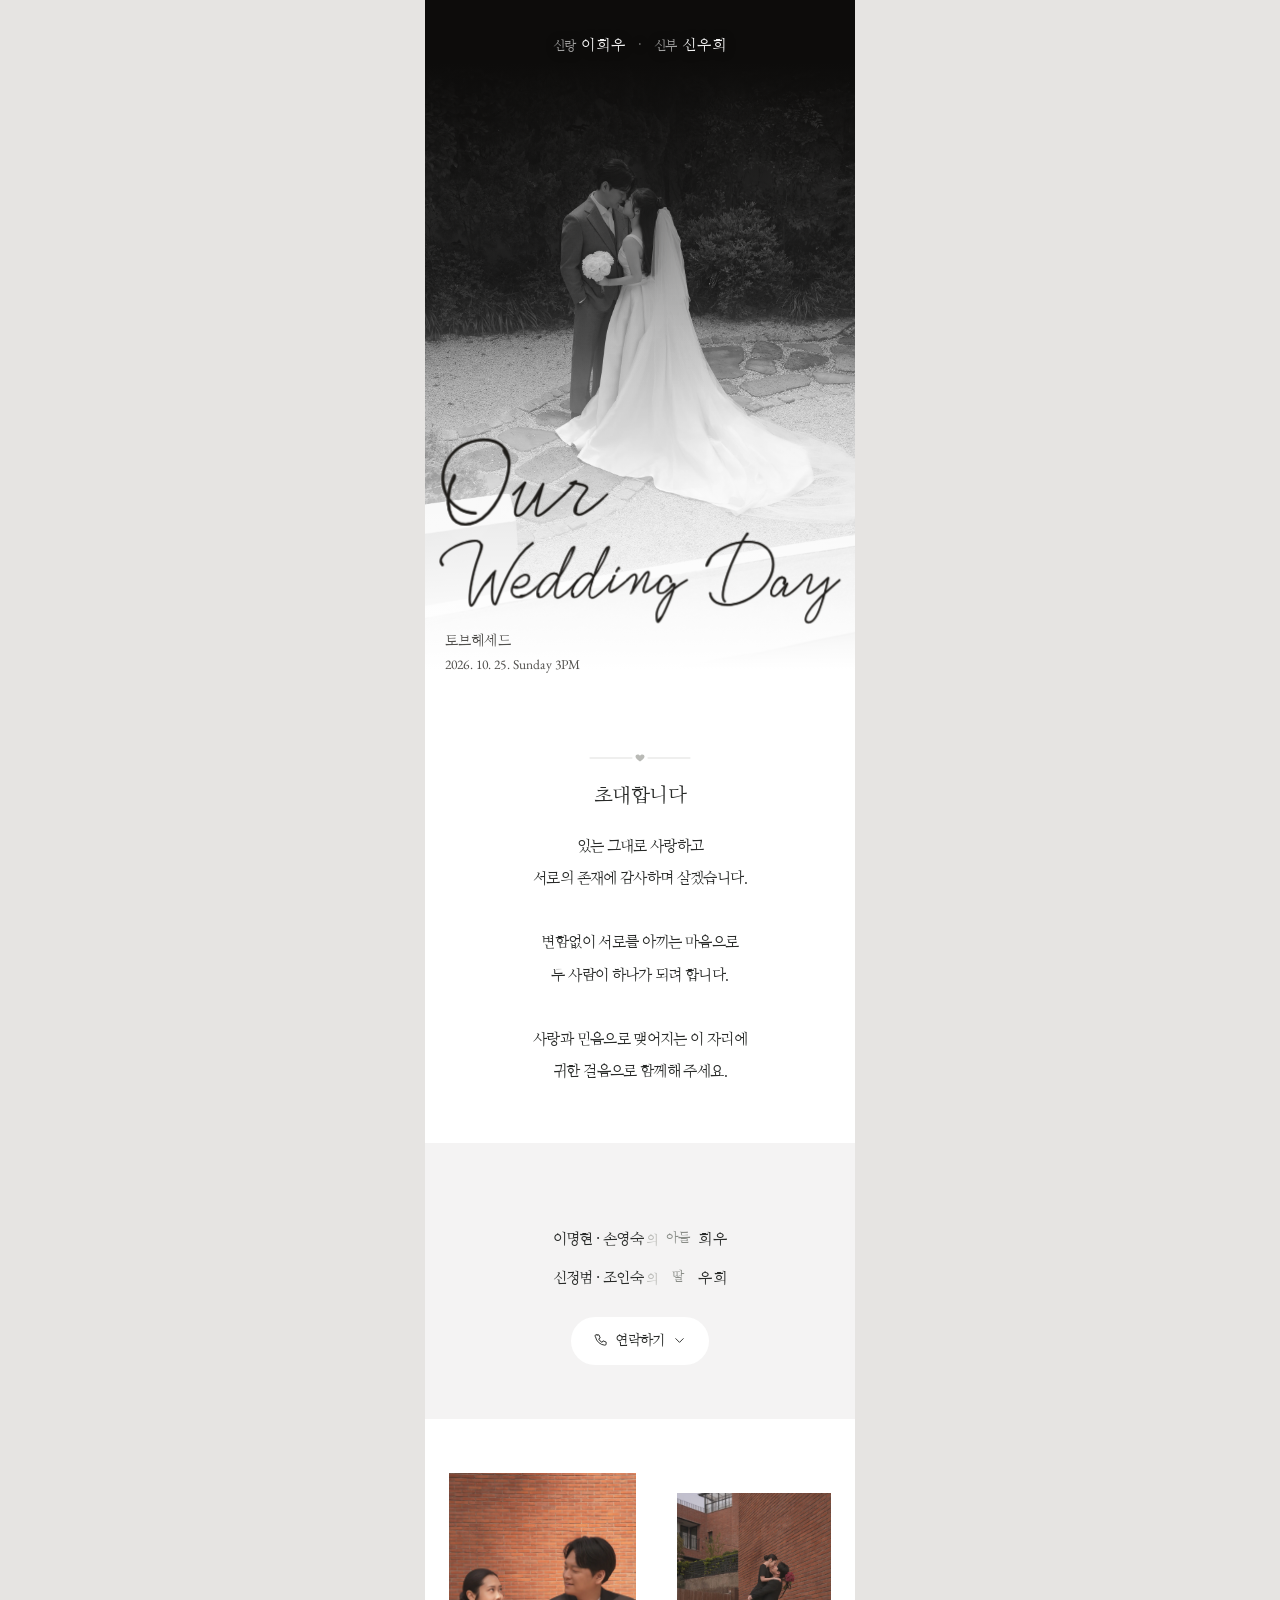
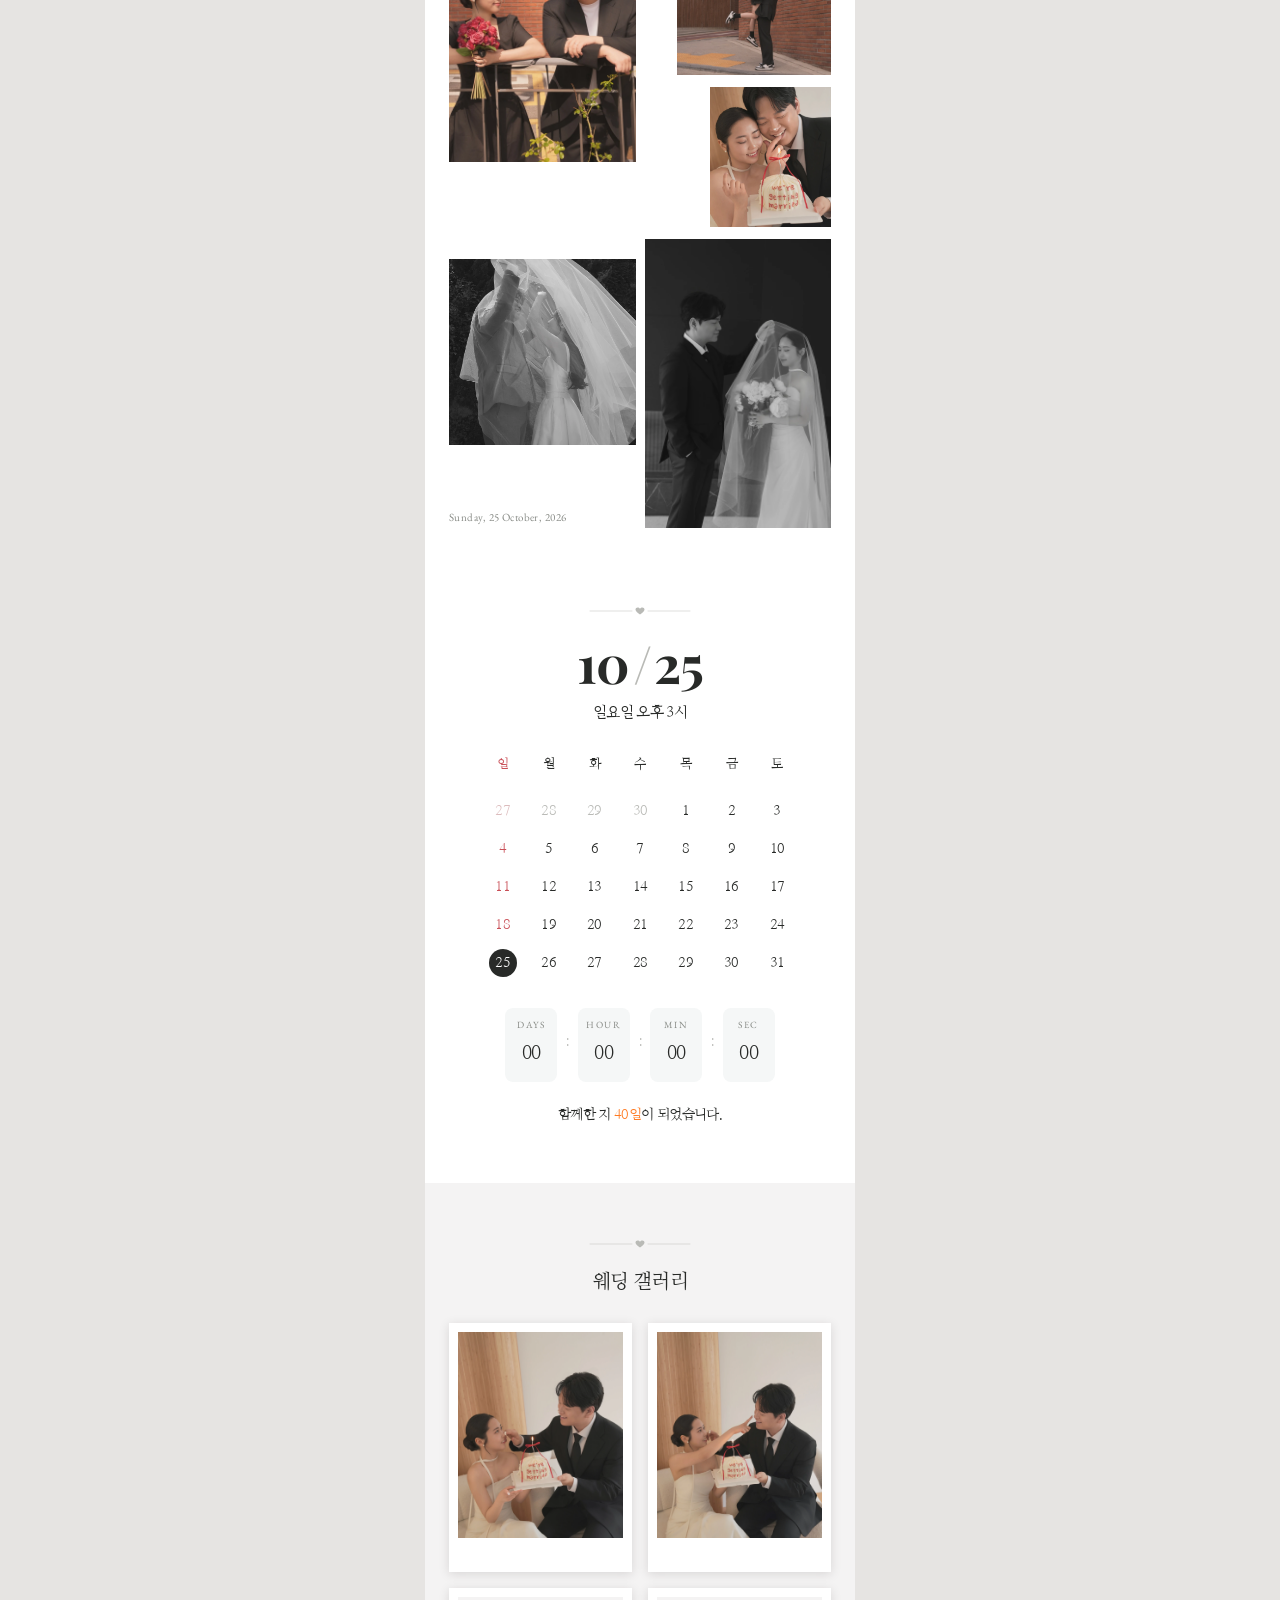
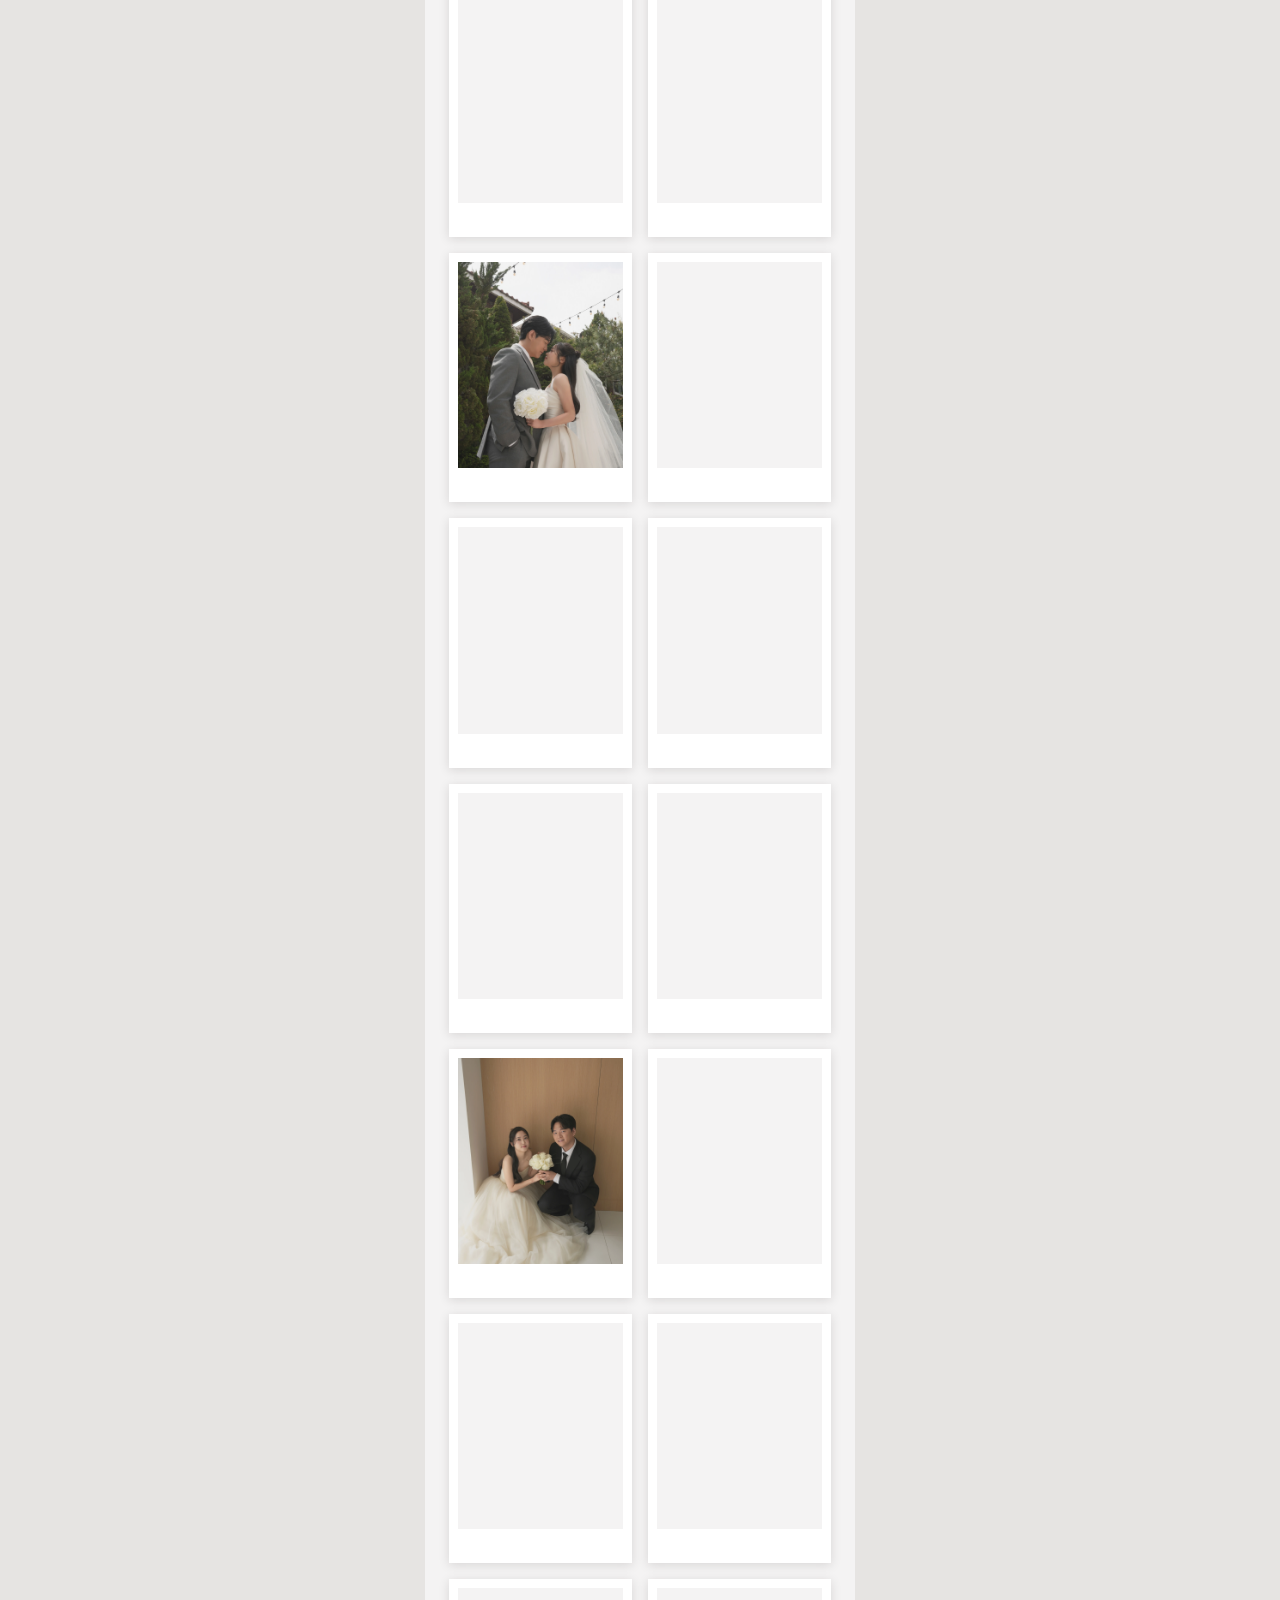
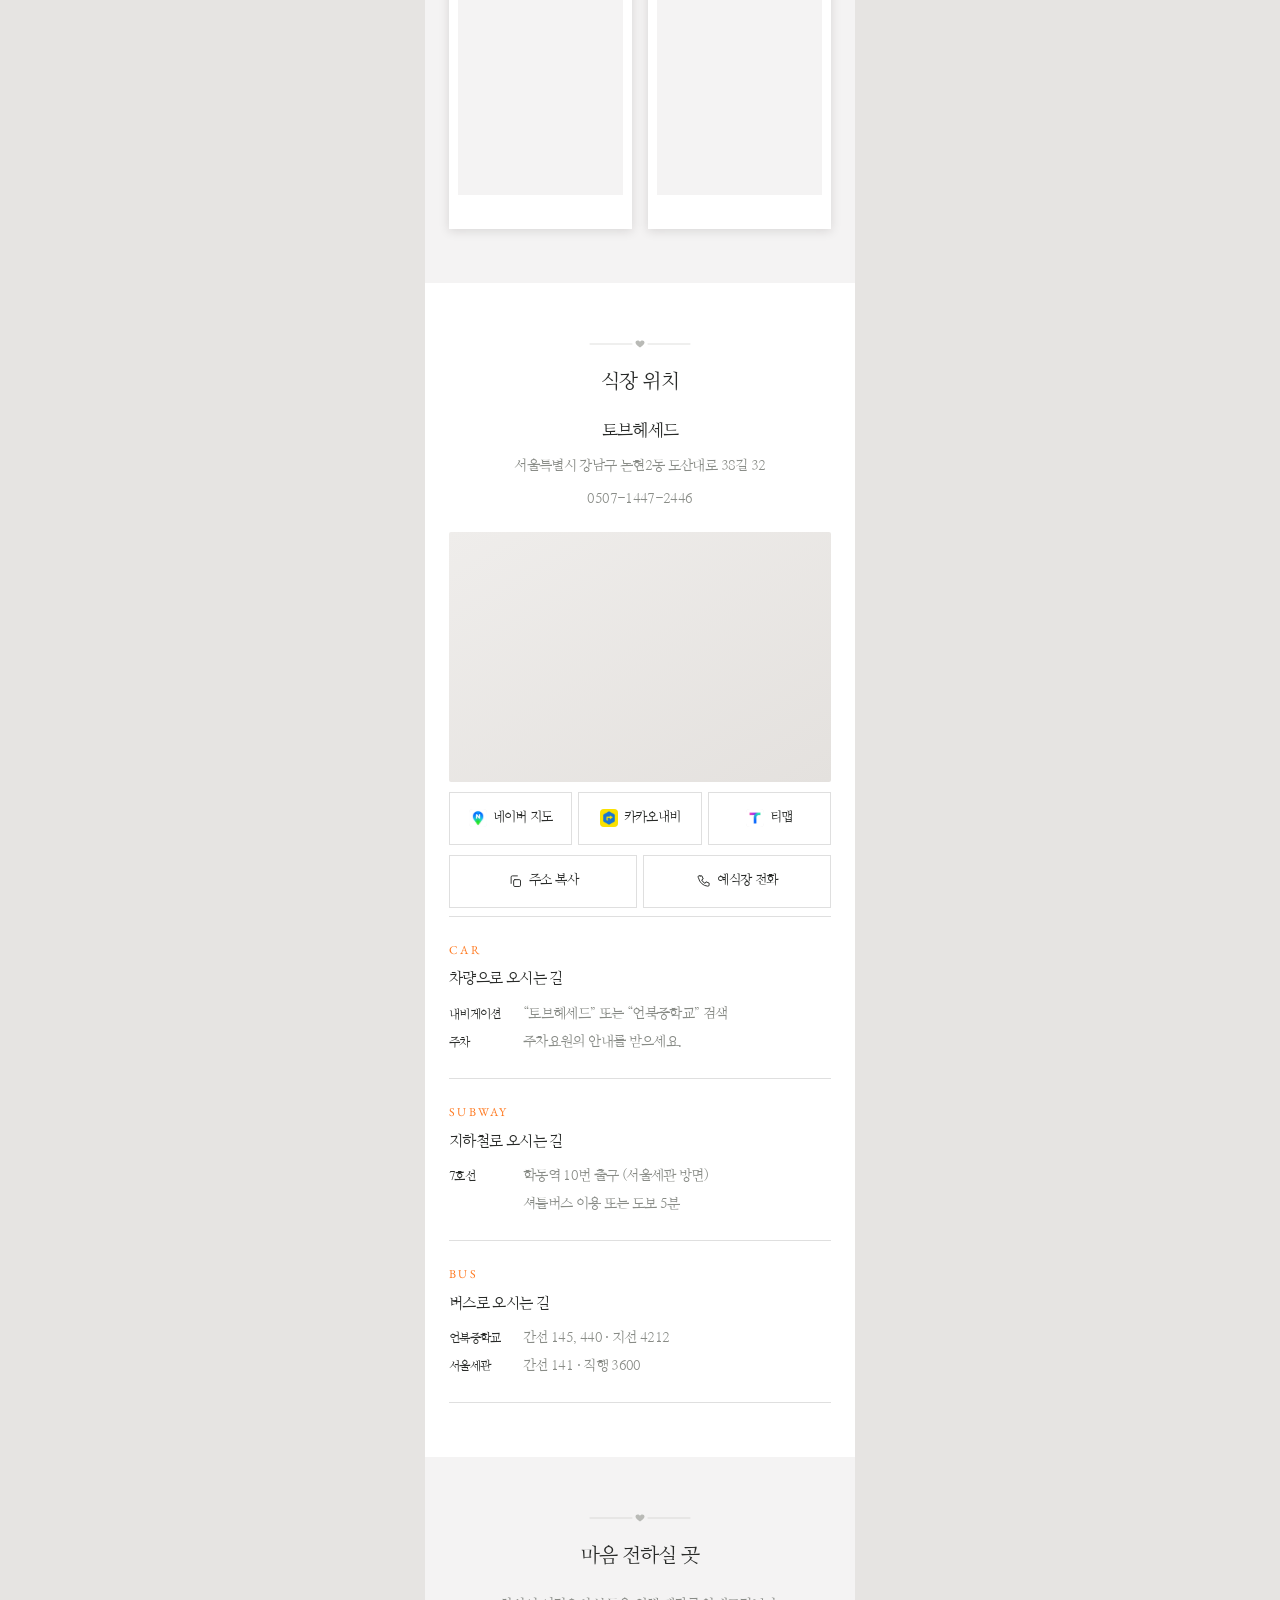
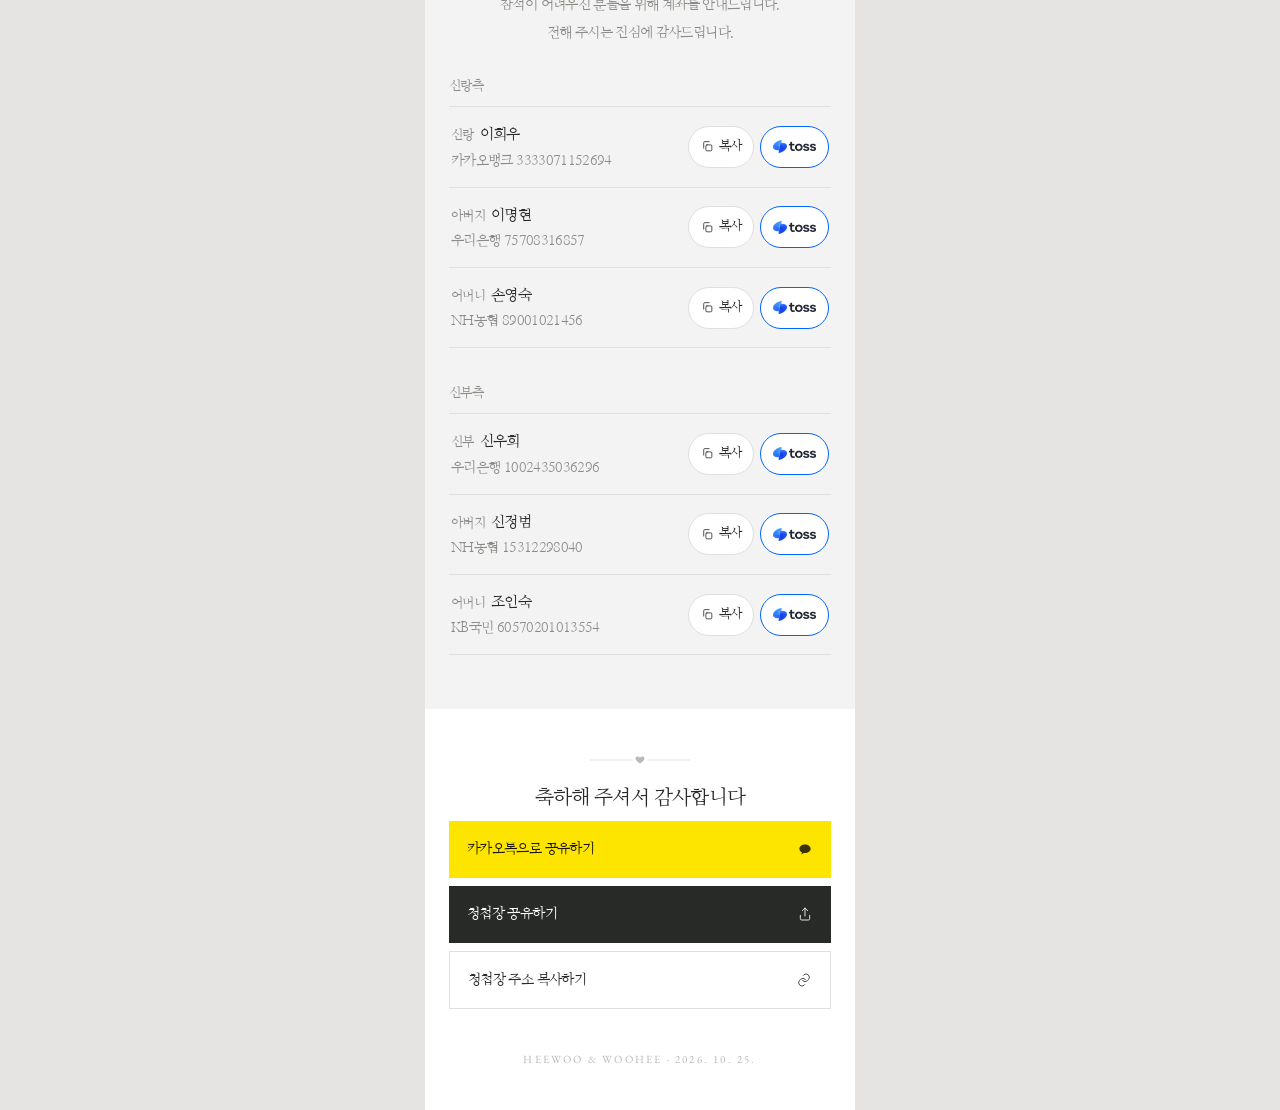
<file: wedding-invitation/index.html>
<!doctype html>
<html lang="ko">
<head>
<meta charset="utf-8">
<meta name="viewport" content="width=device-width,initial-scale=1,viewport-fit=cover">
<title>희우 · 우희 결혼합니다</title>

<!--
  ─────────────────────────────────────────────────────────────
  희우 · 우희 모바일 청첩장

  조판은 청첩장 서비스(moiitee DesignTrip)의 결을 참고했고, 내용·코드는
  전부 새로 짰습니다. 참조처의 이미지·폰트·문구 에셋은 쓰지 않았습니다.
  ─────────────────────────────────────────────────────────────
-->

<!-- ── 링크 공유 미리보기 (Open Graph / Twitter) ───────────────────
     배포 주소: https://heewoo0419.github.io/wedding-invitation/
     주소가 바뀌면 아래 URL 들과 스크립트의 CONFIG.shareUrl 을 함께 고치세요.
     · og:url · og:image 는 반드시 절대 URL — 카카오톡·슬랙 크롤러는 상대경로를 읽지 못합니다.
     · assets/og-image.jpg 는 표지 사진을 1200x630 으로 자른 것입니다.
     · 크롤러는 JS를 실행하지 않으므로 이 값들은 정적으로 박혀 있어야 합니다.
     · 카카오톡은 미리보기를 캐시합니다. 교체 후에도 옛것이 뜨면
       https://developers.kakao.com/tool/debugger/sharing 에서 캐시를 초기화하세요.
-->
<link rel="canonical" href="https://heewoo0419.github.io/wedding-invitation/">
<meta property="og:type" content="website">
<meta property="og:locale" content="ko_KR">
<meta property="og:site_name" content="희우 · 우희 결혼합니다">
<meta property="og:url" content="https://heewoo0419.github.io/wedding-invitation/">
<meta property="og:title" content="희우 💍 우희 결혼합니다.">
<meta property="og:description" content="2026년 10월 25일 일요일 오후 3시 · 토브헤세드">
<meta property="og:image" content="https://heewoo0419.github.io/wedding-invitation/assets/og-image.jpg">
<meta property="og:image:secure_url" content="https://heewoo0419.github.io/wedding-invitation/assets/og-image.jpg">
<meta property="og:image:type" content="image/jpeg">
<meta property="og:image:width" content="1200">
<meta property="og:image:height" content="630">
<meta property="og:image:alt" content="희우 · 우희 결혼합니다 — 2026.10.25 토브헤세드">

<meta name="twitter:card" content="summary_large_image">
<meta name="twitter:title" content="희우 💍 우희 결혼합니다.">
<meta name="twitter:description" content="2026년 10월 25일 일요일 오후 3시 · 토브헤세드">
<meta name="twitter:image" content="https://heewoo0419.github.io/wedding-invitation/assets/og-image.jpg">
<meta name="twitter:image:alt" content="희우 · 우희 결혼합니다 — 2026.10.25 토브헤세드">

<meta name="format-detection" content="telephone=no">

<!-- 실명·휴대폰번호·계좌번호 검색 노출 차단 -->
<meta name="robots" content="noindex, nofollow, noarchive">
<meta name="googlebot" content="noindex, nofollow">

<!-- 상태바 색. 표지 위쪽을 검정으로 덮었으므로 같은 검정을 씁니다.
     이 값을 읽는 것은 안드로이드 크롬과 iOS 18 이하입니다.
     iOS 26 부터 사파리는 이 태그를 무시하고 body 배경색으로 위아래 툴바를 칠하므로,
     그쪽은 style.css 의 body 배경과 script.js 가 함께 맡습니다(body data-tint-body). -->
<meta name="theme-color" content="#0d0c0b">

<!-- 홈 화면에 추가한 경우에만 상태바 뒤까지 사진이 깔립니다 -->
<meta name="apple-mobile-web-app-capable" content="yes">
<meta name="mobile-web-app-capable" content="yes">
<meta name="apple-mobile-web-app-status-bar-style" content="black-translucent">
<meta name="apple-mobile-web-app-title" content="희우 · 우희">

<link rel="preconnect" href="https://fonts.googleapis.com">
<link rel="preconnect" href="https://fonts.gstatic.com" crossorigin>
<link href="https://fonts.googleapis.com/css2?family=Nanum+Myeongjo:wght@400;700&family=Playfair+Display:ital,wght@0,500;0,700;1,500&family=EB+Garamond:ital,wght@0,400;0,500;1,400&display=swap" rel="stylesheet">

<link rel="stylesheet" href="style.css?v=958189ec">
</head>
<!-- 갤러리는 2열 폴라로이드 한 판(세로 16장, 더보기 없음).
     사진은 모두 assets/photos/originals 에서 나왔고 순서도 같습니다.
     가로 사진은 격자가 어긋나 콜라주로 보냈습니다. -->
<body data-tint-body data-cover-tint="#0d0c0b">   <!-- 표지에선 검정, 본문에선 흰색 (script.js) -->

<!-- 아이콘 -->
<svg width="0" height="0" style="position:absolute" aria-hidden="true">
  <!-- 섹션 머리 표식 — 얇은 직선 사이에 작은 하트 하나. -->
  <symbol id="i-orn" viewBox="0 0 120 14">
    <g stroke="currentColor" stroke-width=".45" stroke-linecap="round">
      <path d="M10 7h42M68 7h42"/>
    </g>
    <path d="M60 10.6c-2.5-1.8-4.5-3.2-4.5-5 0-1.4 1.05-2.2 2.2-2.2.85 0 1.75.5 2.3 1.4.55-.9 1.45-1.4 2.3-1.4 1.15 0 2.2.8 2.2 2.2 0 1.8-2 3.2-4.5 5z" fill="currentColor"/>
  </symbol>
  <symbol id="i-phone" viewBox="0 0 24 24" fill="none" stroke="currentColor" stroke-width="1.5" stroke-linecap="round" stroke-linejoin="round">
    <path d="M6.5 3h3l2 5-2.5 1.5a12 12 0 0 0 5.5 5.5L16 12.5l5 2v3a2 2 0 0 1-2.2 2A16.5 16.5 0 0 1 4 6.2 2 2 0 0 1 6.5 3z"/>
  </symbol>
  <symbol id="i-sms" viewBox="0 0 24 24" fill="none" stroke="currentColor" stroke-width="1.5" stroke-linecap="round" stroke-linejoin="round">
    <path d="M21 12a8 8 0 0 1-11.6 7.1L4 21l1.9-5.4A8 8 0 1 1 21 12z"/>
  </symbol>
  <symbol id="i-copy" viewBox="0 0 24 24" fill="none" stroke="currentColor" stroke-width="1.5" stroke-linecap="round" stroke-linejoin="round">
    <rect x="9" y="9" width="11" height="11" rx="2"/><path d="M5 15V5a2 2 0 0 1 2-2h8"/>
  </symbol>
  <symbol id="i-heart" viewBox="0 0 24 24">
    <path d="M12 21c-5.5-3.9-9-6.9-9-11a5 5 0 0 1 9-3 5 5 0 0 1 9 3c0 4.1-3.5 7.1-9 11z" fill="currentColor"/>
  </symbol>
  <symbol id="i-chev" viewBox="0 0 24 24" fill="none" stroke="currentColor" stroke-width="1.5" stroke-linecap="round" stroke-linejoin="round">
    <path d="m6 9 6 6 6-6"/>
  </symbol>
  <symbol id="i-share" viewBox="0 0 24 24" fill="none" stroke="currentColor" stroke-width="1.5" stroke-linecap="round" stroke-linejoin="round">
    <path d="M12 3v12M8 7l4-4 4 4M5 14v5a2 2 0 0 0 2 2h10a2 2 0 0 0 2-2v-5"/>
  </symbol>
  <symbol id="i-link" viewBox="0 0 24 24" fill="none" stroke="currentColor" stroke-width="1.5" stroke-linecap="round" stroke-linejoin="round">
    <path d="M10 13a5 5 0 0 0 7 0l2-2a5 5 0 0 0-7-7l-1 1M14 11a5 5 0 0 0-7 0l-2 2a5 5 0 0 0 7 7l1-1"/>
  </symbol>
  <symbol id="i-close" viewBox="0 0 24 24" fill="none" stroke="currentColor" stroke-width="1.5" stroke-linecap="round">
    <path d="M6 6l12 12M18 6 6 18"/>
  </symbol>
  <symbol id="i-prev" viewBox="0 0 24 24" fill="none" stroke="currentColor" stroke-width="1.5" stroke-linecap="round" stroke-linejoin="round">
    <path d="M15 5 8 12l7 7"/>
  </symbol>
  <symbol id="i-next" viewBox="0 0 24 24" fill="none" stroke="currentColor" stroke-width="1.5" stroke-linecap="round" stroke-linejoin="round">
    <path d="m9 5 7 7-7 7"/>
  </symbol>
  <!-- 카카오톡 — 말풍선 -->
  <symbol id="i-kakao" viewBox="0 0 24 24">
    <path d="M12 3.6c-4.7 0-8.5 2.9-8.5 6.5 0 2.3 1.6 4.4 4 5.6-.2.6-.7 2.3-.8 2.7 0 .2.1.4.3.3.3-.1 2.6-1.7 3.3-2.2.6.1 1.1.1 1.7.1 4.7 0 8.5-2.9 8.5-6.5S16.7 3.6 12 3.6z" fill="currentColor"/>
  </symbol>
</svg>

<div class="frame">

  <!-- ══ 커버 ══ -->
  <header class="cover">
    <img src="assets/photos/cover2.webp" alt="" width="1280" height="1920">

    <!-- 장식선을 두지 않습니다. 커버의 주인공은 아래 손글씨라, 맨 위는
         이름만 조용히 놓습니다. 가운데 점은 명조 가운뎃점 그대로입니다. -->
    <p class="cover-top">
      <span>신랑<b>이희우</b></span>
      <span class="dot">·</span>
      <span>신부<b>신우희</b></span>
    </p>

    <div class="cover-body">
      <p class="cover-script">
      <svg class="cs cs--our" viewBox="-34 -25 984 551" aria-hidden="true"><defs><mask id="pen0" maskUnits="userSpaceOnUse" x="-200" y="-500" width="1600" height="1800"><g class="pen"><path d="M73 288C68 255 55 200 44 169C39 128 43 75 65 55C96 20 145 14 195 40C251 70 300 132 331 197C369 276 389 354 365 405C342 454 292 480 234 482C184 484 126 460 81 425C35 390 12 337 10 278C8 236 18 199 25 175C27 160 36 145 38 135" style="--l:1454;--d:0.274s;--t:0.300s;stroke-width:56"/><path class="guard" d="M46 151C67 140 99 111 130 94C151 86 174 84 195 84"/><path class="bridge" d="M37 185C34 165 35 145 39 124" style="--t:0.323s"/></g></mask><mask id="pen1" maskUnits="userSpaceOnUse" x="-200" y="-500" width="1600" height="1800"><g class="pen"><path d="M38 135C40 125 47 117 58 113C92 98 137 87 190 84" style="--l:167;--d:0.032s;--t:0.574s;stroke-width:56"/></g></mask><mask id="pen2" maskUnits="userSpaceOnUse" x="-200" y="-500" width="1600" height="1800"><g class="pen"><path d="M8 180C24 197 46 224 64 245C54 218 38 180 25 140C16 108 15 83 22 76C34 66 54 85 76 112C101 142 124 181 145 215C153 228 158 239 163 243C168 246 169 238 166 226C157 196 145 155 136 116C129 87 127 72 133 74C144 61 168 87 191 109C220 137 249 165 277 188" style="--l:861;--d:0.163s;--t:0.606s"/></g></mask><mask id="pen3" maskUnits="userSpaceOnUse" x="-200" y="-500" width="1600" height="1800"><g class="pen"><path d="M0 188C17 204 35 224 46 231C47 237 48 243 48 246C61 248 76 246 88 242C105 238 117 231 123 227C122 212 115 198 105 185C92 168 78 151 69 138C61 125 58 109 58 96C58 83 65 77 76 76C96 76 113 86 134 100C160 118 184 139 208 158" style="--l:495;--d:0.093s;--t:0.769s"/></g></mask></defs><g transform="translate(0,526) scale(1,-1)"><path mask="url(#pen0)" transform="translate(0,0)" d="M36 161Q12 200 8 243Q2 296 20 344Q37 387 73.0 422.5Q109 458 167 475Q202 486 234 486Q281 488 318 466Q356 444 371 398Q374 387 376.0 376.0Q378 365 378 351Q378 308 362.5 257.0Q347 206 320 158Q296 114 264.0 80.0Q232 46 195 29Q164 15 136 15Q108 15 85 28Q62 42 50.0 70.5Q38 99 36 135ZM190 88Q196 88 196 81Q196 75 189 75Q142 77 106.5 96.0Q71 115 48 144Q48 138 49 136Q51 103 61.0 77.0Q71 51 91 39Q112 27 136 27Q164 29 190 40Q225 56 255.5 89.0Q286 122 310 164Q336 211 351.0 260.0Q366 309 366 351Q365 355 365.0 359.0Q365 363 365 367Q362 377 357.0 385.5Q352 394 347 401Q344 407 341.5 411.5Q339 416 338 420Q337 426 341 430Q328 446 312 455Q278 474 234 474Q218 474 202.0 471.5Q186 469 170 464Q116 447 81.5 414.0Q47 381 32 340Q14 293 20 245Q25 211 38 183Q41 210 49.0 237.5Q57 265 70 291Q74 297 79 293Q82 291 82 289Q85 278 78 264Q75 257 71.5 251.0Q68 245 64 238L62 236Q57 218 53.5 200.0Q50 182 49 164L53 158Q75 128 109.0 109.0Q143 90 190 88Z"/><path mask="url(#pen1)" transform="translate(0,0)" d="M36 161Q12 200 8 243Q2 296 20 344Q37 387 73.0 422.5Q109 458 167 475Q202 486 234 486Q281 488 318 466Q356 444 371 398Q374 387 376.0 376.0Q378 365 378 351Q378 308 362.5 257.0Q347 206 320 158Q296 114 264.0 80.0Q232 46 195 29Q164 15 136 15Q108 15 85 28Q62 42 50.0 70.5Q38 99 36 135ZM190 88Q196 88 196 81Q196 75 189 75Q142 77 106.5 96.0Q71 115 48 144Q48 138 49 136Q51 103 61.0 77.0Q71 51 91 39Q112 27 136 27Q164 29 190 40Q225 56 255.5 89.0Q286 122 310 164Q336 211 351.0 260.0Q366 309 366 351Q365 355 365.0 359.0Q365 363 365 367Q362 377 357.0 385.5Q352 394 347 401Q344 407 341.5 411.5Q339 416 338 420Q337 426 341 430Q328 446 312 455Q278 474 234 474Q218 474 202.0 471.5Q186 469 170 464Q116 447 81.5 414.0Q47 381 32 340Q14 293 20 245Q25 211 38 183Q41 210 49.0 237.5Q57 265 70 291Q74 297 79 293Q82 291 82 289Q85 278 78 264Q75 257 71.5 251.0Q68 245 64 238L62 236Q57 218 53.5 200.0Q50 182 49 164L53 158Q75 128 109.0 109.0Q143 90 190 88Z"/><path class="done" style="--t:0.606s" transform="translate(0,0)" d="M36 161Q12 200 8 243Q2 296 20 344Q37 387 73.0 422.5Q109 458 167 475Q202 486 234 486Q281 488 318 466Q356 444 371 398Q374 387 376.0 376.0Q378 365 378 351Q378 308 362.5 257.0Q347 206 320 158Q296 114 264.0 80.0Q232 46 195 29Q164 15 136 15Q108 15 85 28Q62 42 50.0 70.5Q38 99 36 135ZM190 88Q196 88 196 81Q196 75 189 75Q142 77 106.5 96.0Q71 115 48 144Q48 138 49 136Q51 103 61.0 77.0Q71 51 91 39Q112 27 136 27Q164 29 190 40Q225 56 255.5 89.0Q286 122 310 164Q336 211 351.0 260.0Q366 309 366 351Q365 355 365.0 359.0Q365 363 365 367Q362 377 357.0 385.5Q352 394 347 401Q344 407 341.5 411.5Q339 416 338 420Q337 426 341 430Q328 446 312 455Q278 474 234 474Q218 474 202.0 471.5Q186 469 170 464Q116 447 81.5 414.0Q47 381 32 340Q14 293 20 245Q25 211 38 183Q41 210 49.0 237.5Q57 265 70 291Q74 297 79 293Q82 291 82 289Q85 278 78 264Q75 257 71.5 251.0Q68 245 64 238L62 236Q57 218 53.5 200.0Q50 182 49 164L53 158Q75 128 109.0 109.0Q143 90 190 88Z"/><path mask="url(#pen2)" transform="translate(391,0)" d="M8 180Q4 176 0.0 180.0Q-4 184 0 188L64 252Q67 255 72 252Q75 249 73 246Q56 211 44.0 180.5Q32 150 25 126Q20 106 18.5 92.5Q17 79 22 76Q23 75 24 75Q32 70 52 86Q61 94 71.0 106.0Q81 118 92 132Q104 148 115.5 166.0Q127 184 136.0 199.5Q145 215 151.5 226.5Q158 238 161 243Q163 248 168 245Q171 243 171 239Q168 231 165.5 222.5Q163 214 161 206Q144 149 135.5 115.5Q127 82 133 74Q138 68 170 93Q188 107 214.5 130.5Q241 154 277 188Q280 191 284 188Q288 184 284 180Q248 146 221.5 122.0Q195 98 176 84Q135 53 125 68Q117 77 122.5 104.0Q128 131 141 176Q137 168 132.5 159.5Q128 151 123 146Q121 144 119.5 142.0Q118 140 116 139Q111 136 108 137L101 126Q90 112 79.5 99.0Q69 86 59 78Q35 58 19 65L16 67Q8 73 8.5 89.0Q9 105 15 129Q20 149 29.5 172.5Q39 196 50 222Q37 209 27.0 199.5Q17 190 8 180Z"/><path class="done" style="--t:0.769s" transform="translate(391,0)" d="M8 180Q4 176 0.0 180.0Q-4 184 0 188L64 252Q67 255 72 252Q75 249 73 246Q56 211 44.0 180.5Q32 150 25 126Q20 106 18.5 92.5Q17 79 22 76Q23 75 24 75Q32 70 52 86Q61 94 71.0 106.0Q81 118 92 132Q104 148 115.5 166.0Q127 184 136.0 199.5Q145 215 151.5 226.5Q158 238 161 243Q163 248 168 245Q171 243 171 239Q168 231 165.5 222.5Q163 214 161 206Q144 149 135.5 115.5Q127 82 133 74Q138 68 170 93Q188 107 214.5 130.5Q241 154 277 188Q280 191 284 188Q288 184 284 180Q248 146 221.5 122.0Q195 98 176 84Q135 53 125 68Q117 77 122.5 104.0Q128 131 141 176Q137 168 132.5 159.5Q128 151 123 146Q121 144 119.5 142.0Q118 140 116 139Q111 136 108 137L101 126Q90 112 79.5 99.0Q69 86 59 78Q35 58 19 65L16 67Q8 73 8.5 89.0Q9 105 15 129Q20 149 29.5 172.5Q39 196 50 222Q37 209 27.0 199.5Q17 190 8 180Z"/><path mask="url(#pen3)" transform="translate(668,0)" d="M81 139Q76 130 75.5 123.0Q75 116 74 110Q73 103 72.5 97.0Q72 91 68 86Q71 82 79 80Q85 78 95.0 81.5Q105 85 116 92Q139 106 165 127L196 153L233 188Q237 192 241.0 188.5Q245 185 240 180L203 146Q194 138 186.5 131.5Q179 125 171 119Q159 109 146.0 99.5Q133 90 121 83Q95 66 76 69Q52 76 54 98Q54 108 58.5 119.0Q63 130 70 141Q78 155 88.0 168.5Q98 182 106 193Q113 202 117.5 208.5Q122 215 123 217Q123 221 112 226Q106 229 97.5 231.0Q89 233 81 235L62 237H61L58 233Q54 230 51.0 226.5Q48 223 45 220Q35 209 26.5 200.0Q18 191 7 180Q3 176 0.0 180.5Q-3 185 0 188L38 227L48 238H38Q36 239 34 239Q29 240 29 245Q30 248 32.0 248.5Q34 249 37 250Q44 250 48 252L53 255Q58 257 63.0 259.0Q68 261 71 259Q75 255 69 247L82 245Q103 242 116 236Q134 228 133 216V215Q132 211 127.0 204.0Q122 197 114 186Q106 176 97.0 164.5Q88 153 81 139ZM64 251Q63 252 61 249Q62 249 62.0 249.5Q62 250 63 250Z"/><path class="done" style="--t:0.862s" transform="translate(668,0)" d="M81 139Q76 130 75.5 123.0Q75 116 74 110Q73 103 72.5 97.0Q72 91 68 86Q71 82 79 80Q85 78 95.0 81.5Q105 85 116 92Q139 106 165 127L196 153L233 188Q237 192 241.0 188.5Q245 185 240 180L203 146Q194 138 186.5 131.5Q179 125 171 119Q159 109 146.0 99.5Q133 90 121 83Q95 66 76 69Q52 76 54 98Q54 108 58.5 119.0Q63 130 70 141Q78 155 88.0 168.5Q98 182 106 193Q113 202 117.5 208.5Q122 215 123 217Q123 221 112 226Q106 229 97.5 231.0Q89 233 81 235L62 237H61L58 233Q54 230 51.0 226.5Q48 223 45 220Q35 209 26.5 200.0Q18 191 7 180Q3 176 0.0 180.5Q-3 185 0 188L38 227L48 238H38Q36 239 34 239Q29 240 29 245Q30 248 32.0 248.5Q34 249 37 250Q44 250 48 252L53 255Q58 257 63.0 259.0Q68 261 71 259Q75 255 69 247L82 245Q103 242 116 236Q134 228 133 216V215Q132 211 127.0 204.0Q122 197 114 186Q106 176 97.0 164.5Q88 153 81 139ZM64 251Q63 252 61 249Q62 249 62.0 249.5Q62 250 63 250Z"/></g></svg>
      <svg class="cs cs--wed" viewBox="-40 -170 2998 740" aria-hidden="true"><defs><mask id="pen4" maskUnits="userSpaceOnUse" x="-200" y="-500" width="1600" height="1800"><g class="pen"><polyline points="15,300 4,319 4,330 7,343 15,358 23,368 33,378 45,390 58,401 73,412 85,419 99,426 114,433 130,440 145,447 160,453 173,458 190,463 206,467 221,470 234,472 246,473 269,471 285,465 295,457 300,446 304,438 300,415 297,405 292,392 287,377 281,361 275,344 269,327 263,310 258,295 254,281 249,263 244,246 240,231 237,216 234,201 231,185 228,169 225,153 223,135 220,118 218,102 217,87 215,73 215,52 216,34 217,19 219,8 231,0 242,12 248,21 255,34 263,50 272,66 282,84 291,101 300,117 308,131 315,142 328,159 338,170 347,177 354,185 362,202 369,215 383,235 392,231 392,222 391,209 390,193 388,175 386,156 383,136 381,118 379,100 378,85 377,73 377,48 380,36 385,27 391,7 404,12 408,20 413,32 419,46 425,62 431,79 438,97 445,115 452,133 459,150 465,165 472,180 480,195 487,210 495,225 502,239 510,253 517,267 525,280 532,292 538,304 549,321 558,335 567,349 576,361 586,372 596,385 609,398 623,411 638,424 652,436 664,446 673,454" style="--l:1917;--d:0.362s;--t:0.862s"/></g></mask><mask id="pen5" maskUnits="userSpaceOnUse" x="-200" y="-500" width="1600" height="1800"><g class="pen"><polyline points="-23,135 -13,133 3,130 19,131 33,134 48,140 62,146 73,154 83,166 89,179 92,192 91,211 81,223 68,225 52,223 35,215 24,208 12,198 -0,187 -11,175 -19,165 -28,152 -32,140 -35,127 -35,111 -34,94 -31,81 -21,70 -8,65 8,61 27,62 39,64 52,68 66,74 81,81 94,89 108,100 122,110 134,120 142,127" style="--l:588;--d:0.111s;--t:1.224s"/></g></mask><mask id="pen6" maskUnits="userSpaceOnUse" x="-200" y="-500" width="1600" height="1800"><g class="pen"><path d="M-54 127C-20 160 20 205 54 231C30 216 -5 184 -30 145C-48 115 -50 80 -31 62C-10 52 24 82 52 118C75 147 96 173 112 212" style="--l:578;--d:0.109s;--t:1.335s;stroke-width:56"/><path class="guard" d="M112 212C125 235 145 259 165 300C190 350 215 397 212 416C210 428 204 420 198 405C180 370 157 322 137 263C125 230 110 190 96 145C88 115 83 80 92 62C103 48 125 62 150 80C180 102 210 138 238 173C243 178 247 184 251 188" style="stroke-width:32"/><path class="restore" d="M-54 127C-20 160 20 205 54 231C30 216 -5 184 -30 145C-48 115 -50 80 -31 62C-10 52 24 82 52 118C75 147 96 173 112 212" style="--l:578;--d:0.109s;--t:1.335s;stroke-width:18"/></g></mask><mask id="pen7" maskUnits="userSpaceOnUse" x="-200" y="-500" width="1600" height="1800"><g class="pen"><path d="M112 212C125 235 145 259 165 300C190 350 215 397 212 416C210 428 204 420 198 405C180 370 157 322 137 263C125 230 110 190 96 145C88 115 83 80 92 62C103 48 125 62 150 80C180 102 210 138 238 173C243 178 247 184 251 188" style="--l:835;--d:0.158s;--t:1.444s;stroke-width:18"/></g></mask><mask id="pen8" maskUnits="userSpaceOnUse" x="-200" y="-500" width="1600" height="1800"><g class="pen"><path d="M0 188C18 200 38 220 54 231C30 216 -5 184 -30 145C-48 115 -50 80 -31 62C-10 52 24 82 52 118C75 147 96 173 112 212" style="--l:497;--d:0.094s;--t:1.602s;stroke-width:56"/><path class="guard" d="M112 212C125 235 145 259 165 300C190 350 215 397 212 416C210 428 204 420 198 405C180 370 157 322 137 263C125 230 110 190 96 145C88 115 83 80 92 62C103 48 125 62 150 80C180 102 210 138 238 173C243 178 247 184 251 188" style="stroke-width:32"/><path class="restore" d="M0 188C18 200 38 220 54 231C30 216 -5 184 -30 145C-48 115 -50 80 -31 62C-10 52 24 82 52 118C75 147 96 173 112 212" style="--l:497;--d:0.094s;--t:1.602s;stroke-width:18"/></g></mask><mask id="pen9" maskUnits="userSpaceOnUse" x="-200" y="-500" width="1600" height="1800"><g class="pen"><path d="M112 212C125 235 145 259 165 300C190 350 215 397 212 416C210 428 204 420 198 405C180 370 157 322 137 263C125 230 110 190 96 145C88 115 83 80 92 62C103 48 125 62 150 80C180 102 210 138 238 173C243 178 247 184 251 188" style="--l:835;--d:0.158s;--t:1.695s;stroke-width:18"/></g></mask><mask id="pen10" maskUnits="userSpaceOnUse" x="-200" y="-500" width="1600" height="1800"><g class="pen"><path d="M0 188C8 205 18 218 26 220C24 212 20 204 17 199C10 180 0 155 -12 125C-18 108 -14 99 -5 100C10 103 28 119 45 132C65 147 84 161 107 188" style="--l:320;--d:0.060s;--t:1.853s"/><path class="guard" d="M50 276C48 267 42 252 36 243" style="stroke-width:24"/></g></mask><mask id="pen11" maskUnits="userSpaceOnUse" x="-200" y="-500" width="1600" height="1800"><g class="pen"><path d="M0 188C20 208 40 228 57 230C72 230 76 210 68 185C62 165 56 145 54 130C70 150 95 190 120 220C135 238 150 250 160 245C170 238 160 215 150 190C138 162 122 125 121 105C121 92 135 96 150 104C180 120 212 150 245 184" style="--l:653;--d:0.123s;--t:1.913s"/></g></mask><mask id="pen12" maskUnits="userSpaceOnUse" x="-200" y="-500" width="1600" height="1800"><g class="pen"><path d="M0 184C18 204 38 220 55 220C75 221 88 205 84 178C82 162 72 143 60 128C45 108 27 92 10 92C-10 92 -22 105 -23 125C-24 150 -10 185 11 204C30 220 52 224 69 207C82 194 88 173 89 159C96 140 92 120 85 96C75 60 60 20 45 -15C25 -60 8 -100 -12 -120C-24 -130 -31 -110 -30 -80C-28 -40 -10 0 15 35C40 70 65 90 85 96" style="--l:1080;--d:0.204s;--t:2.037s;stroke-width:24"/><path class="guard" d="M85 96C108 120 145 155 192 185" style="stroke-width:18"/><path class="restore" d="M0 184C18 204 38 220 55 220C75 221 88 205 84 178C82 162 72 143 60 128C45 108 27 92 10 92C-10 92 -22 105 -23 125C-24 150 -10 185 11 204C30 220 52 224 69 207C82 194 88 173 89 159C96 140 92 120 85 96C75 60 60 20 45 -15C25 -60 8 -100 -12 -120C-24 -130 -31 -110 -30 -80C-28 -40 -10 0 15 35C40 70 65 90 85 96" style="--l:1080;--d:0.204s;--t:2.037s;stroke-width:18"/></g></mask><mask id="pen13" maskUnits="userSpaceOnUse" x="-200" y="-500" width="1600" height="1800"><g class="pen"><path d="M85 96C108 120 145 155 192 185" style="--l:140;--d:0.026s;--t:2.241s;stroke-width:24"/></g></mask><mask id="pen14" maskUnits="userSpaceOnUse" x="-200" y="-500" width="1600" height="1800"><g class="pen"><path d="M50 276C48 267 42 252 36 243" style="--l:36;--d:0.007s;--t:2.267s"/></g></mask><mask id="pen15" maskUnits="userSpaceOnUse" x="-200" y="-500" width="1600" height="1800"><g class="pen"><polyline points="308,519 281,473 273,464 265,454 261,445 256,433 249,419 241,404 233,387 225,369 217,352 209,334 201,317 194,302 188,288 181,269 174,251 168,235 163,219 158,204 154,190 150,177 144,156 140,139 137,123 135,108 133,91 133,74 133,58 135,46 150,31" style="--l:533;--d:0.101s;--t:2.274s"/><polyline points="19,296 23,307 29,322 37,339 46,354 56,365 66,375 78,385 91,395 104,404 117,412 131,420 145,426 159,433 173,438 191,445 208,450 225,455 238,458 255,458 265,458 281,469 292,469 306,468 322,466 340,464 357,462 372,460 385,458 403,453 415,447 427,438 440,428 453,416 466,402 477,388 485,375 492,360 497,344 500,327 501,314 501,299 500,283 498,268 496,252 492,238 488,224 482,210 475,197 467,183 458,169 448,156 437,143 425,129 413,116 400,103 388,92 375,81 363,71 350,63 336,54 319,46 306,40 291,33 275,27 258,21 242,16 226,11 212,8 195,5 179,4 163,4 149,5 135,6 123,8 104,13 89,20 77,27 63,37 54,50 49,63 45,78 42,88" style="--l:1303;--d:0.246s;--t:2.374s"/></g></mask><mask id="pen16" maskUnits="userSpaceOnUse" x="-200" y="-500" width="1600" height="1800"><g class="pen"><path d="M-44 100C-40 75 -22 62 0 77C20 94 38 119 50 150C60 175 62 198 51 202C38 210 17 195 1 178C-18 158 -37 128 -44 100C-42 84 -27 67 -8 70C15 74 35 111 50 150C62 165 75 167 83 163C86 160 80 145 69 120C58 93 53 80 58 76C63 71 79 80 95 90C130 112 165 151 198 188" style="--l:826;--d:0.156s;--t:2.620s"/></g></mask><mask id="pen17" maskUnits="userSpaceOnUse" x="-200" y="-500" width="1600" height="1800"><g class="pen"><path d="M0 188C18 205 35 220 53 219C58 210 50 185 41 160C30 130 22 100 32 92C45 83 65 101 84 119C105 138 127 160 141 173C156 187 171 202 177 205C184 207 181 190 174 172C166 150 159 130 153 102C147 75 140 35 130 -1C116 -45 96 -88 69 -115C48 -135 27 -130 18 -112C8 -90 20 -57 38 -32C62 2 91 32 120 60C132 72 142 82 150 91" style="--l:1044;--d:0.197s;--t:2.776s;stroke-width:24"/><path class="guard" d="M150 91C180 115 220 150 258 181" style="stroke-width:18"/><path class="restore" d="M0 188C18 205 35 220 53 219C58 210 50 185 41 160C30 130 22 100 32 92C45 83 65 101 84 119C105 138 127 160 141 173C156 187 171 202 177 205C184 207 181 190 174 172C166 150 159 130 153 102C147 75 140 35 130 -1C116 -45 96 -88 69 -115C48 -135 27 -130 18 -112C8 -90 20 -57 38 -32C62 2 91 32 120 60C132 72 142 82 150 91" style="--l:1044;--d:0.197s;--t:2.776s;stroke-width:18"/></g></mask><mask id="pen18" maskUnits="userSpaceOnUse" x="-200" y="-500" width="1600" height="1800"><g class="pen"><path d="M150 91C180 115 220 150 258 181" style="--l:141;--d:0.027s;--t:2.973s;stroke-width:24"/></g></mask></defs><g transform="translate(0,570) scale(1,-1)"><path mask="url(#pen4)" transform="translate(0,0)" d="M675 459Q680 463 684 457Q688 452 682 448Q629 412 587.5 356.5Q546 301 513.5 239.5Q481 178 457.5 119.0Q434 60 418 17L416 12Q413 5 409 2Q404 -2 397 2Q395 3 393.0 5.0Q391 7 389 9Q384 17 380.5 28.0Q377 39 376 53Q374 74 374.5 103.0Q375 132 379 162Q381 179 383.5 194.5Q386 210 390 224L377 208Q379 205 377 200L372 190Q358 170 323 135Q321 133 319 129Q300 101 285.5 74.5Q271 48 260 25Q247 -1 237 -7Q223 -15 217 3Q212 16 212 41Q212 65 215.5 98.5Q219 132 226.0 171.0Q233 210 244.0 253.0Q255 296 270 338L273 345Q283 374 290.5 399.0Q298 424 294 441Q290 456 272.5 461.5Q255 467 214 457H213Q191 453 167.5 445.0Q144 437 121.5 426.5Q99 416 79.0 403.0Q59 390 44 376Q36 368 29.5 360.0Q23 352 19 344Q15 337 14 331Q15 330 15 327Q15 316 18.0 311.5Q21 307 23 305Q28 301 29.5 297.5Q31 294 26 286L25 285Q20 282 16 285Q4 299 1 313Q-2 329 8 350Q18 368 35 384Q67 414 116.0 437.5Q165 461 211 470Q255 480 276.5 473.5Q298 467 304 450Q307 450 308 449Q319 439 307 401Q303 387 296.5 370.0Q290 353 282 333Q267 291 256.5 249.0Q246 207 238.5 168.5Q231 130 227.5 97.0Q224 64 224 41Q225 30 225.5 21.5Q226 13 228 8Q230 3 231 4Q237 7 249 30Q272 79 308 136Q327 165 349.5 194.5Q372 224 401 255Q403 259 408 257Q415 255 411 249Q404 232 399.0 209.0Q394 186 391 160Q388 131 387.0 103.0Q386 75 388 54Q389 42 392.0 32.0Q395 22 399 16Q401 15 401.5 14.0Q402 13 403 13Q404 13 404 14Q404 15 405 16L406 21Q422 64 446.0 124.5Q470 185 503.0 247.0Q536 309 578.5 365.5Q621 422 675 459Z"/><path class="done" style="--t:1.224s" transform="translate(0,0)" d="M675 459Q680 463 684 457Q688 452 682 448Q629 412 587.5 356.5Q546 301 513.5 239.5Q481 178 457.5 119.0Q434 60 418 17L416 12Q413 5 409 2Q404 -2 397 2Q395 3 393.0 5.0Q391 7 389 9Q384 17 380.5 28.0Q377 39 376 53Q374 74 374.5 103.0Q375 132 379 162Q381 179 383.5 194.5Q386 210 390 224L377 208Q379 205 377 200L372 190Q358 170 323 135Q321 133 319 129Q300 101 285.5 74.5Q271 48 260 25Q247 -1 237 -7Q223 -15 217 3Q212 16 212 41Q212 65 215.5 98.5Q219 132 226.0 171.0Q233 210 244.0 253.0Q255 296 270 338L273 345Q283 374 290.5 399.0Q298 424 294 441Q290 456 272.5 461.5Q255 467 214 457H213Q191 453 167.5 445.0Q144 437 121.5 426.5Q99 416 79.0 403.0Q59 390 44 376Q36 368 29.5 360.0Q23 352 19 344Q15 337 14 331Q15 330 15 327Q15 316 18.0 311.5Q21 307 23 305Q28 301 29.5 297.5Q31 294 26 286L25 285Q20 282 16 285Q4 299 1 313Q-2 329 8 350Q18 368 35 384Q67 414 116.0 437.5Q165 461 211 470Q255 480 276.5 473.5Q298 467 304 450Q307 450 308 449Q319 439 307 401Q303 387 296.5 370.0Q290 353 282 333Q267 291 256.5 249.0Q246 207 238.5 168.5Q231 130 227.5 97.0Q224 64 224 41Q225 30 225.5 21.5Q226 13 228 8Q230 3 231 4Q237 7 249 30Q272 79 308 136Q327 165 349.5 194.5Q372 224 401 255Q403 259 408 257Q415 255 411 249Q404 232 399.0 209.0Q394 186 391 160Q388 131 387.0 103.0Q386 75 388 54Q389 42 392.0 32.0Q395 22 399 16Q401 15 401.5 14.0Q402 13 403 13Q404 13 404 14Q404 15 405 16L406 21Q422 64 446.0 124.5Q470 185 503.0 247.0Q536 309 578.5 365.5Q621 422 675 459Z"/><path mask="url(#pen5)" transform="translate(557,0)" d="M196 188Q199 191 203 188Q207 184 203 180Q183 159 156.5 133.0Q130 107 101.5 86.5Q73 66 44.0 57.0Q15 48 -12 60L-16 62Q-35 74 -38 98Q-41 120 -28 148L-23 159L-22 160Q-16 171 -3.5 184.5Q9 198 23 209Q39 220 55.0 225.5Q71 231 85 223H86L91 219Q99 211 99 195Q99 181 90 166Q85 158 77 150Q69 142 57.5 135.5Q46 129 31 126Q7 120 -25 126Q-28 112 -28 99Q-25 79 -10 71Q-9 70 -8 70Q0 66 8.0 65.5Q16 65 24 65Q26 65 26.0 69.0Q26 73 33 75Q41 77 50.5 76.0Q60 75 71 80Q106 98 138.5 129.5Q171 161 196 188ZM14 137Q16 135 16 134Q21 134 29 136Q53 142 70 157Q73 161 76.0 164.5Q79 168 81 172Q88 183 88 195Q90 206 83 211L80 214Q69 220 56.0 215.0Q43 210 30 200Q16 190 4.5 177.5Q-7 165 -13 155Q-13 154 -14 153L-19 143L-22 136H-21Q-8 140 0 140Q8 140 14 137Z"/><path class="done" style="--t:1.335s" transform="translate(557,0)" d="M196 188Q199 191 203 188Q207 184 203 180Q183 159 156.5 133.0Q130 107 101.5 86.5Q73 66 44.0 57.0Q15 48 -12 60L-16 62Q-35 74 -38 98Q-41 120 -28 148L-23 159L-22 160Q-16 171 -3.5 184.5Q9 198 23 209Q39 220 55.0 225.5Q71 231 85 223H86L91 219Q99 211 99 195Q99 181 90 166Q85 158 77 150Q69 142 57.5 135.5Q46 129 31 126Q7 120 -25 126Q-28 112 -28 99Q-25 79 -10 71Q-9 70 -8 70Q0 66 8.0 65.5Q16 65 24 65Q26 65 26.0 69.0Q26 73 33 75Q41 77 50.5 76.0Q60 75 71 80Q106 98 138.5 129.5Q171 161 196 188ZM14 137Q16 135 16 134Q21 134 29 136Q53 142 70 157Q73 161 76.0 164.5Q79 168 81 172Q88 183 88 195Q90 206 83 211L80 214Q69 220 56.0 215.0Q43 210 30 200Q16 190 4.5 177.5Q-7 165 -13 155Q-13 154 -14 153L-19 143L-22 136H-21Q-8 140 0 140Q8 140 14 137Z"/><path mask="url(#pen6)" transform="translate(753,0)" d="M251 188Q254 192 259 189Q262 185 259 182Q246 165 230.5 147.5Q215 130 198.5 113.5Q182 97 166.0 83.5Q150 70 136 61Q116 47 102 49Q85 51 81 72Q79 86 83.5 111.0Q88 136 101 174L73 136Q57 115 42.5 98.0Q28 81 14 70Q-8 53 -23 53Q-33 53 -40 60Q-45 65 -47 79Q-49 99 -40.5 121.5Q-32 144 -18.0 164.5Q-4 185 13.0 201.5Q30 218 45 227Q54 232 63.0 235.5Q72 239 80 239Q97 241 109 229Q113 226 116 220Q122 240 129.0 259.0Q136 278 144 297Q155 325 166.5 349.0Q178 373 189 392Q206 423 219 431Q223 434 229 434Q234 433 236 425Q236 414 225 389Q216 369 207.0 349.0Q198 329 187 309Q176 289 165.0 269.5Q154 250 141 231Q136 223 131.0 216.5Q126 210 121 202L115 183V182Q100 140 95.0 113.5Q90 87 92 73Q93 61 103 59Q112 59 130 69Q143 78 159.0 91.5Q175 105 191.0 121.5Q207 138 222.5 155.0Q238 172 251 188ZM-28 86Q-30 74 -26.5 67.5Q-23 61 -12 65Q-7 67 -2.5 70.0Q2 73 7 78Q33 101 65 142L109 203Q109 207 108 208Q106 213 102 216Q90 228 77.0 227.0Q64 226 51 218Q37 210 22.5 195.5Q8 181 -5.0 163.5Q-18 146 -26.5 126.5Q-35 107 -37 89Q-35 91 -31.5 89.5Q-28 88 -28 86ZM192 343Q192 344 193 345Q197 353 200.5 363.0Q204 373 207 384Q210 395 213.0 403.5Q216 412 219 416Q222 419 225 419V422Q214 415 198 387Q177 349 154 293L133 238Q146 256 156.5 275.0Q167 294 178 314Q182 322 185.5 328.5Q189 335 192 343Z"/><path mask="url(#pen7)" transform="translate(753,0)" d="M251 188Q254 192 259 189Q262 185 259 182Q246 165 230.5 147.5Q215 130 198.5 113.5Q182 97 166.0 83.5Q150 70 136 61Q116 47 102 49Q85 51 81 72Q79 86 83.5 111.0Q88 136 101 174L73 136Q57 115 42.5 98.0Q28 81 14 70Q-8 53 -23 53Q-33 53 -40 60Q-45 65 -47 79Q-49 99 -40.5 121.5Q-32 144 -18.0 164.5Q-4 185 13.0 201.5Q30 218 45 227Q54 232 63.0 235.5Q72 239 80 239Q97 241 109 229Q113 226 116 220Q122 240 129.0 259.0Q136 278 144 297Q155 325 166.5 349.0Q178 373 189 392Q206 423 219 431Q223 434 229 434Q234 433 236 425Q236 414 225 389Q216 369 207.0 349.0Q198 329 187 309Q176 289 165.0 269.5Q154 250 141 231Q136 223 131.0 216.5Q126 210 121 202L115 183V182Q100 140 95.0 113.5Q90 87 92 73Q93 61 103 59Q112 59 130 69Q143 78 159.0 91.5Q175 105 191.0 121.5Q207 138 222.5 155.0Q238 172 251 188ZM-28 86Q-30 74 -26.5 67.5Q-23 61 -12 65Q-7 67 -2.5 70.0Q2 73 7 78Q33 101 65 142L109 203Q109 207 108 208Q106 213 102 216Q90 228 77.0 227.0Q64 226 51 218Q37 210 22.5 195.5Q8 181 -5.0 163.5Q-18 146 -26.5 126.5Q-35 107 -37 89Q-35 91 -31.5 89.5Q-28 88 -28 86ZM192 343Q192 344 193 345Q197 353 200.5 363.0Q204 373 207 384Q210 395 213.0 403.5Q216 412 219 416Q222 419 225 419V422Q214 415 198 387Q177 349 154 293L133 238Q146 256 156.5 275.0Q167 294 178 314Q182 322 185.5 328.5Q189 335 192 343Z"/><path class="done" style="--t:1.602s" transform="translate(753,0)" d="M251 188Q254 192 259 189Q262 185 259 182Q246 165 230.5 147.5Q215 130 198.5 113.5Q182 97 166.0 83.5Q150 70 136 61Q116 47 102 49Q85 51 81 72Q79 86 83.5 111.0Q88 136 101 174L73 136Q57 115 42.5 98.0Q28 81 14 70Q-8 53 -23 53Q-33 53 -40 60Q-45 65 -47 79Q-49 99 -40.5 121.5Q-32 144 -18.0 164.5Q-4 185 13.0 201.5Q30 218 45 227Q54 232 63.0 235.5Q72 239 80 239Q97 241 109 229Q113 226 116 220Q122 240 129.0 259.0Q136 278 144 297Q155 325 166.5 349.0Q178 373 189 392Q206 423 219 431Q223 434 229 434Q234 433 236 425Q236 414 225 389Q216 369 207.0 349.0Q198 329 187 309Q176 289 165.0 269.5Q154 250 141 231Q136 223 131.0 216.5Q126 210 121 202L115 183V182Q100 140 95.0 113.5Q90 87 92 73Q93 61 103 59Q112 59 130 69Q143 78 159.0 91.5Q175 105 191.0 121.5Q207 138 222.5 155.0Q238 172 251 188ZM-28 86Q-30 74 -26.5 67.5Q-23 61 -12 65Q-7 67 -2.5 70.0Q2 73 7 78Q33 101 65 142L109 203Q109 207 108 208Q106 213 102 216Q90 228 77.0 227.0Q64 226 51 218Q37 210 22.5 195.5Q8 181 -5.0 163.5Q-18 146 -26.5 126.5Q-35 107 -37 89Q-35 91 -31.5 89.5Q-28 88 -28 86ZM192 343Q192 344 193 345Q197 353 200.5 363.0Q204 373 207 384Q210 395 213.0 403.5Q216 412 219 416Q222 419 225 419V422Q214 415 198 387Q177 349 154 293L133 238Q146 256 156.5 275.0Q167 294 178 314Q182 322 185.5 328.5Q189 335 192 343Z"/><path mask="url(#pen8)" transform="translate(1004,0)" d="M251 188Q254 192 259 189Q262 185 259 182Q246 165 230.5 147.5Q215 130 198.5 113.5Q182 97 166.0 83.5Q150 70 136 61Q116 47 102 49Q85 51 81 72Q79 86 83.5 111.0Q88 136 101 174L73 136Q57 115 42.5 98.0Q28 81 14 70Q-8 53 -23 53Q-33 53 -40 60Q-45 65 -47 79Q-49 99 -40.5 121.5Q-32 144 -18.0 164.5Q-4 185 13.0 201.5Q30 218 45 227Q54 232 63.0 235.5Q72 239 80 239Q97 241 109 229Q113 226 116 220Q122 240 129.0 259.0Q136 278 144 297Q155 325 166.5 349.0Q178 373 189 392Q206 423 219 431Q223 434 229 434Q234 433 236 425Q236 414 225 389Q216 369 207.0 349.0Q198 329 187 309Q176 289 165.0 269.5Q154 250 141 231Q136 223 131.0 216.5Q126 210 121 202L115 183V182Q100 140 95.0 113.5Q90 87 92 73Q93 61 103 59Q112 59 130 69Q143 78 159.0 91.5Q175 105 191.0 121.5Q207 138 222.5 155.0Q238 172 251 188ZM-28 86Q-30 74 -26.5 67.5Q-23 61 -12 65Q-7 67 -2.5 70.0Q2 73 7 78Q33 101 65 142L109 203Q109 207 108 208Q106 213 102 216Q90 228 77.0 227.0Q64 226 51 218Q37 210 22.5 195.5Q8 181 -5.0 163.5Q-18 146 -26.5 126.5Q-35 107 -37 89Q-35 91 -31.5 89.5Q-28 88 -28 86ZM192 343Q192 344 193 345Q197 353 200.5 363.0Q204 373 207 384Q210 395 213.0 403.5Q216 412 219 416Q222 419 225 419V422Q214 415 198 387Q177 349 154 293L133 238Q146 256 156.5 275.0Q167 294 178 314Q182 322 185.5 328.5Q189 335 192 343Z"/><path mask="url(#pen9)" transform="translate(1004,0)" d="M251 188Q254 192 259 189Q262 185 259 182Q246 165 230.5 147.5Q215 130 198.5 113.5Q182 97 166.0 83.5Q150 70 136 61Q116 47 102 49Q85 51 81 72Q79 86 83.5 111.0Q88 136 101 174L73 136Q57 115 42.5 98.0Q28 81 14 70Q-8 53 -23 53Q-33 53 -40 60Q-45 65 -47 79Q-49 99 -40.5 121.5Q-32 144 -18.0 164.5Q-4 185 13.0 201.5Q30 218 45 227Q54 232 63.0 235.5Q72 239 80 239Q97 241 109 229Q113 226 116 220Q122 240 129.0 259.0Q136 278 144 297Q155 325 166.5 349.0Q178 373 189 392Q206 423 219 431Q223 434 229 434Q234 433 236 425Q236 414 225 389Q216 369 207.0 349.0Q198 329 187 309Q176 289 165.0 269.5Q154 250 141 231Q136 223 131.0 216.5Q126 210 121 202L115 183V182Q100 140 95.0 113.5Q90 87 92 73Q93 61 103 59Q112 59 130 69Q143 78 159.0 91.5Q175 105 191.0 121.5Q207 138 222.5 155.0Q238 172 251 188ZM-28 86Q-30 74 -26.5 67.5Q-23 61 -12 65Q-7 67 -2.5 70.0Q2 73 7 78Q33 101 65 142L109 203Q109 207 108 208Q106 213 102 216Q90 228 77.0 227.0Q64 226 51 218Q37 210 22.5 195.5Q8 181 -5.0 163.5Q-18 146 -26.5 126.5Q-35 107 -37 89Q-35 91 -31.5 89.5Q-28 88 -28 86ZM192 343Q192 344 193 345Q197 353 200.5 363.0Q204 373 207 384Q210 395 213.0 403.5Q216 412 219 416Q222 419 225 419V422Q214 415 198 387Q177 349 154 293L133 238Q146 256 156.5 275.0Q167 294 178 314Q182 322 185.5 328.5Q189 335 192 343Z"/><path class="done" style="--t:1.853s" transform="translate(1004,0)" d="M251 188Q254 192 259 189Q262 185 259 182Q246 165 230.5 147.5Q215 130 198.5 113.5Q182 97 166.0 83.5Q150 70 136 61Q116 47 102 49Q85 51 81 72Q79 86 83.5 111.0Q88 136 101 174L73 136Q57 115 42.5 98.0Q28 81 14 70Q-8 53 -23 53Q-33 53 -40 60Q-45 65 -47 79Q-49 99 -40.5 121.5Q-32 144 -18.0 164.5Q-4 185 13.0 201.5Q30 218 45 227Q54 232 63.0 235.5Q72 239 80 239Q97 241 109 229Q113 226 116 220Q122 240 129.0 259.0Q136 278 144 297Q155 325 166.5 349.0Q178 373 189 392Q206 423 219 431Q223 434 229 434Q234 433 236 425Q236 414 225 389Q216 369 207.0 349.0Q198 329 187 309Q176 289 165.0 269.5Q154 250 141 231Q136 223 131.0 216.5Q126 210 121 202L115 183V182Q100 140 95.0 113.5Q90 87 92 73Q93 61 103 59Q112 59 130 69Q143 78 159.0 91.5Q175 105 191.0 121.5Q207 138 222.5 155.0Q238 172 251 188ZM-28 86Q-30 74 -26.5 67.5Q-23 61 -12 65Q-7 67 -2.5 70.0Q2 73 7 78Q33 101 65 142L109 203Q109 207 108 208Q106 213 102 216Q90 228 77.0 227.0Q64 226 51 218Q37 210 22.5 195.5Q8 181 -5.0 163.5Q-18 146 -26.5 126.5Q-35 107 -37 89Q-35 91 -31.5 89.5Q-28 88 -28 86ZM192 343Q192 344 193 345Q197 353 200.5 363.0Q204 373 207 384Q210 395 213.0 403.5Q216 412 219 416Q222 419 225 419V422Q214 415 198 387Q177 349 154 293L133 238Q146 256 156.5 275.0Q167 294 178 314Q182 322 185.5 328.5Q189 335 192 343Z"/><path mask="url(#pen10)" transform="translate(1255,0)" d="M107 188Q110 191 114.0 187.5Q118 184 115 181Q113 179 104.5 171.0Q96 163 82 152Q74 145 64.5 137.5Q55 130 45 123L43 121Q42 120 41.0 119.5Q40 119 39 118Q26 109 11.0 99.0Q-4 89 -14 92Q-30 95 -22 127Q-20 138 -16.5 148.5Q-13 159 -8 170Q-5 178 -1.5 185.0Q2 192 6 200Q4 201 4 206Q5 207 5.0 208.0Q5 209 7 211Q9 214 12.0 217.0Q15 220 18 222Q20 224 23 222Q28 220 26 215Q24 212 21.5 208.0Q19 204 17 199L2 166Q-7 145 -12 125Q-15 113 -14.5 108.0Q-14 103 -12 102Q-8 107 -1.0 110.0Q6 113 12 115Q16 116 18.0 117.0Q20 118 21 118Q22 119 22 119L32 127L39 131L75 160Q104 183 107 188ZM36 243Q35 241 33.0 240.0Q31 239 29 241Q24 243 26 248Q34 265 41 273Q48 282 52.0 281.5Q56 281 57 265Q57 260 52 260Q47 260 47 263Q44 259 41.5 254.0Q39 249 36 243Z"/><path mask="url(#pen11)" transform="translate(1362,0)" d="M33 81Q32 81 32.0 80.5Q32 80 31 80H29Q23 78 23 84Q22 88 33 109Q37 119 43.0 133.0Q49 147 54.0 160.5Q59 174 62.5 186.0Q66 198 65 206Q65 220 57 220Q49 219 35.5 207.0Q22 195 8 180Q4 176 0.0 180.0Q-4 184 0 188Q16 204 30.5 216.5Q45 229 57 230Q73 232 76 207Q78 193 70.5 171.5Q63 150 54 130Q63 142 72.5 155.5Q82 169 91.0 181.0Q100 193 107.5 203.0Q115 213 120 219Q121 221 122.0 222.0Q123 223 123 224Q137 241 149 246Q154 250 159 248Q165 245 166 239Q169 230 160 206L150 180Q144 165 137.5 149.0Q131 133 129 119Q125 103 129 100Q132 98 145 105Q153 110 164.0 117.5Q175 125 189 136Q202 147 215.0 159.0Q228 171 245 188Q249 192 253 188Q256 184 253 181Q236 164 222.5 151.5Q209 139 196 128Q167 103 150 95Q131 87 123 92Q114 98 118 122Q121 136 127.5 152.5Q134 169 140 184Q143 192 145.5 198.0Q148 204 150 209Q155 220 156.0 226.5Q157 233 156 237V238Q155 238 154.5 237.5Q154 237 153 237Q142 232 132 218L128 213Q123 207 115.0 196.0Q107 185 97.0 171.5Q87 158 76.5 144.0Q66 130 57 118Q59 115 58 111Q58 109 55 106Q52 101 45.5 93.5Q39 86 33 81Z"/><path class="done" style="--t:2.037s" transform="translate(1362,0)" d="M33 81Q32 81 32.0 80.5Q32 80 31 80H29Q23 78 23 84Q22 88 33 109Q37 119 43.0 133.0Q49 147 54.0 160.5Q59 174 62.5 186.0Q66 198 65 206Q65 220 57 220Q49 219 35.5 207.0Q22 195 8 180Q4 176 0.0 180.0Q-4 184 0 188Q16 204 30.5 216.5Q45 229 57 230Q73 232 76 207Q78 193 70.5 171.5Q63 150 54 130Q63 142 72.5 155.5Q82 169 91.0 181.0Q100 193 107.5 203.0Q115 213 120 219Q121 221 122.0 222.0Q123 223 123 224Q137 241 149 246Q154 250 159 248Q165 245 166 239Q169 230 160 206L150 180Q144 165 137.5 149.0Q131 133 129 119Q125 103 129 100Q132 98 145 105Q153 110 164.0 117.5Q175 125 189 136Q202 147 215.0 159.0Q228 171 245 188Q249 192 253 188Q256 184 253 181Q236 164 222.5 151.5Q209 139 196 128Q167 103 150 95Q131 87 123 92Q114 98 118 122Q121 136 127.5 152.5Q134 169 140 184Q143 192 145.5 198.0Q148 204 150 209Q155 220 156.0 226.5Q157 233 156 237V238Q155 238 154.5 237.5Q154 237 153 237Q142 232 132 218L128 213Q123 207 115.0 196.0Q107 185 97.0 171.5Q87 158 76.5 144.0Q66 130 57 118Q59 115 58 111Q58 109 55 106Q52 101 45.5 93.5Q39 86 33 81Z"/><path mask="url(#pen12)" transform="translate(1607,0)" d="M192 189Q197 191 199.5 186.5Q202 182 197 180Q150 154 101 115Q94 95 85.5 70.5Q77 46 66 21Q50 -17 33.5 -51.5Q17 -86 4 -106Q-9 -126 -15 -127Q-21 -128 -25.0 -123.0Q-29 -118 -31 -104Q-38 -65 -24.5 -27.5Q-11 10 15 43Q31 65 50.5 84.5Q70 104 92 121L98 146Q70 116 45.0 98.5Q20 81 -3 83Q-18 84 -22.5 98.0Q-27 112 -24.0 131.0Q-21 150 -11.5 170.0Q-2 190 11.5 203.5Q25 217 40.5 220.0Q56 223 72 207Q81 198 84 173V171Q83 167 79 165Q76 163 73 165Q71 165 69 169Q68 171 67.5 176.0Q67 181 69 190V191Q59 210 47.5 210.0Q36 210 24.5 199.0Q13 188 3.5 170.0Q-6 152 -10.5 135.0Q-15 118 -13.5 105.0Q-12 92 -1 92Q17 91 32.0 101.5Q47 112 65 129Q71 137 76.5 145.5Q82 154 89 159Q98 165 103 160Q105 162 108.0 160.0Q111 158 112 154Q113 149 110.5 144.0Q108 139 106 132Q151 166 192 189ZM-16 -116Q-17 -115 -17 -114Q-20 -106 -15.0 -100.0Q-10 -94 -3 -88Q4 -82 9 -76L10 -75Q21 -55 33.0 -29.0Q45 -3 56 25Q64 45 72.0 65.0Q80 85 86 102Q51 73 23 37Q-2 5 -14.5 -30.0Q-27 -65 -21 -103Q-20 -107 -20.0 -109.5Q-20 -112 -19 -114Q-19 -116 -18 -117Q-17 -116 -16 -116Z"/><path mask="url(#pen13)" transform="translate(1607,0)" d="M192 189Q197 191 199.5 186.5Q202 182 197 180Q150 154 101 115Q94 95 85.5 70.5Q77 46 66 21Q50 -17 33.5 -51.5Q17 -86 4 -106Q-9 -126 -15 -127Q-21 -128 -25.0 -123.0Q-29 -118 -31 -104Q-38 -65 -24.5 -27.5Q-11 10 15 43Q31 65 50.5 84.5Q70 104 92 121L98 146Q70 116 45.0 98.5Q20 81 -3 83Q-18 84 -22.5 98.0Q-27 112 -24.0 131.0Q-21 150 -11.5 170.0Q-2 190 11.5 203.5Q25 217 40.5 220.0Q56 223 72 207Q81 198 84 173V171Q83 167 79 165Q76 163 73 165Q71 165 69 169Q68 171 67.5 176.0Q67 181 69 190V191Q59 210 47.5 210.0Q36 210 24.5 199.0Q13 188 3.5 170.0Q-6 152 -10.5 135.0Q-15 118 -13.5 105.0Q-12 92 -1 92Q17 91 32.0 101.5Q47 112 65 129Q71 137 76.5 145.5Q82 154 89 159Q98 165 103 160Q105 162 108.0 160.0Q111 158 112 154Q113 149 110.5 144.0Q108 139 106 132Q151 166 192 189ZM-16 -116Q-17 -115 -17 -114Q-20 -106 -15.0 -100.0Q-10 -94 -3 -88Q4 -82 9 -76L10 -75Q21 -55 33.0 -29.0Q45 -3 56 25Q64 45 72.0 65.0Q80 85 86 102Q51 73 23 37Q-2 5 -14.5 -30.0Q-27 -65 -21 -103Q-20 -107 -20.0 -109.5Q-20 -112 -19 -114Q-19 -116 -18 -117Q-17 -116 -16 -116Z"/><path class="done" style="--t:2.267s" transform="translate(1607,0)" d="M192 189Q197 191 199.5 186.5Q202 182 197 180Q150 154 101 115Q94 95 85.5 70.5Q77 46 66 21Q50 -17 33.5 -51.5Q17 -86 4 -106Q-9 -126 -15 -127Q-21 -128 -25.0 -123.0Q-29 -118 -31 -104Q-38 -65 -24.5 -27.5Q-11 10 15 43Q31 65 50.5 84.5Q70 104 92 121L98 146Q70 116 45.0 98.5Q20 81 -3 83Q-18 84 -22.5 98.0Q-27 112 -24.0 131.0Q-21 150 -11.5 170.0Q-2 190 11.5 203.5Q25 217 40.5 220.0Q56 223 72 207Q81 198 84 173V171Q83 167 79 165Q76 163 73 165Q71 165 69 169Q68 171 67.5 176.0Q67 181 69 190V191Q59 210 47.5 210.0Q36 210 24.5 199.0Q13 188 3.5 170.0Q-6 152 -10.5 135.0Q-15 118 -13.5 105.0Q-12 92 -1 92Q17 91 32.0 101.5Q47 112 65 129Q71 137 76.5 145.5Q82 154 89 159Q98 165 103 160Q105 162 108.0 160.0Q111 158 112 154Q113 149 110.5 144.0Q108 139 106 132Q151 166 192 189ZM-16 -116Q-17 -115 -17 -114Q-20 -106 -15.0 -100.0Q-10 -94 -3 -88Q4 -82 9 -76L10 -75Q21 -55 33.0 -29.0Q45 -3 56 25Q64 45 72.0 65.0Q80 85 86 102Q51 73 23 37Q-2 5 -14.5 -30.0Q-27 -65 -21 -103Q-20 -107 -20.0 -109.5Q-20 -112 -19 -114Q-19 -116 -18 -117Q-17 -116 -16 -116Z"/><path mask="url(#pen14)" transform="translate(1255,0)" d="M107 188Q110 191 114.0 187.5Q118 184 115 181Q113 179 104.5 171.0Q96 163 82 152Q74 145 64.5 137.5Q55 130 45 123L43 121Q42 120 41.0 119.5Q40 119 39 118Q26 109 11.0 99.0Q-4 89 -14 92Q-30 95 -22 127Q-20 138 -16.5 148.5Q-13 159 -8 170Q-5 178 -1.5 185.0Q2 192 6 200Q4 201 4 206Q5 207 5.0 208.0Q5 209 7 211Q9 214 12.0 217.0Q15 220 18 222Q20 224 23 222Q28 220 26 215Q24 212 21.5 208.0Q19 204 17 199L2 166Q-7 145 -12 125Q-15 113 -14.5 108.0Q-14 103 -12 102Q-8 107 -1.0 110.0Q6 113 12 115Q16 116 18.0 117.0Q20 118 21 118Q22 119 22 119L32 127L39 131L75 160Q104 183 107 188ZM36 243Q35 241 33.0 240.0Q31 239 29 241Q24 243 26 248Q34 265 41 273Q48 282 52.0 281.5Q56 281 57 265Q57 260 52 260Q47 260 47 263Q44 259 41.5 254.0Q39 249 36 243Z"/><path class="done" style="--t:2.274s" transform="translate(1255,0)" d="M107 188Q110 191 114.0 187.5Q118 184 115 181Q113 179 104.5 171.0Q96 163 82 152Q74 145 64.5 137.5Q55 130 45 123L43 121Q42 120 41.0 119.5Q40 119 39 118Q26 109 11.0 99.0Q-4 89 -14 92Q-30 95 -22 127Q-20 138 -16.5 148.5Q-13 159 -8 170Q-5 178 -1.5 185.0Q2 192 6 200Q4 201 4 206Q5 207 5.0 208.0Q5 209 7 211Q9 214 12.0 217.0Q15 220 18 222Q20 224 23 222Q28 220 26 215Q24 212 21.5 208.0Q19 204 17 199L2 166Q-7 145 -12 125Q-15 113 -14.5 108.0Q-14 103 -12 102Q-8 107 -1.0 110.0Q6 113 12 115Q16 116 18.0 117.0Q20 118 21 118Q22 119 22 119L32 127L39 131L75 160Q104 183 107 188ZM36 243Q35 241 33.0 240.0Q31 239 29 241Q24 243 26 248Q34 265 41 273Q48 282 52.0 281.5Q56 281 57 265Q57 260 52 260Q47 260 47 263Q44 259 41.5 254.0Q39 249 36 243Z"/><path mask="url(#pen15)" transform="translate(1927,0)" d="M10 286V289Q15 310 26 329Q32 342 46 357Q47 360 50 363Q52 365 52 365Q75 389 106.5 408.0Q138 427 174 441Q197 450 221.5 456.0Q246 462 271 466Q279 480 287.5 493.5Q296 507 304 519Q305 521 306.5 523.5Q308 526 310 528Q313 532 318 529Q324 527 324.0 523.5Q324 520 321.0 516.0Q318 512 314.0 508.5Q310 505 307 502Q300 492 297.0 486.0Q294 480 286 467Q330 472 369 464Q401 458 426 444Q458 425 476 401Q508 358 508 300Q510 242 475 182Q443 124 377 73Q357 59 336.5 47.0Q316 35 295 25Q272 16 250.0 9.5Q228 3 207 0L194 -2Q133 -8 90 12Q68 23 54.5 40.5Q41 58 37 83V88Q35 93 42 95Q49 95 49 89V85Q53 63 65.0 48.0Q77 33 95 24Q115 14 139.5 11.0Q164 8 193 10L205 12Q248 18 290 37Q310 46 330.0 57.5Q350 69 369 83Q433 132 464 189Q481 217 488.5 245.5Q496 274 496 300Q496 326 488.0 350.0Q480 374 466 394Q457 405 445.5 415.0Q434 425 420 433Q399 446 367 452Q347 456 324.5 456.0Q302 456 279 454Q253 406 226.5 349.0Q200 292 180 236Q167 199 157.5 165.5Q148 132 144.0 104.5Q140 77 142.0 58.0Q144 39 154 32Q159 29 156 24Q152 18 147 22Q135 31 131.5 51.5Q128 72 131.5 101.0Q135 130 144.5 165.5Q154 201 168 240Q188 294 213.0 349.0Q238 404 264 452Q222 446 178 429Q141 415 109.5 395.0Q78 375 56 350L48 333Q43 321 36.5 307.5Q30 294 21 282Q19 280 17.0 279.5Q15 279 13 281Q10 282 10 286Z"/><path class="done" style="--t:2.620s" transform="translate(1927,0)" d="M10 286V289Q15 310 26 329Q32 342 46 357Q47 360 50 363Q52 365 52 365Q75 389 106.5 408.0Q138 427 174 441Q197 450 221.5 456.0Q246 462 271 466Q279 480 287.5 493.5Q296 507 304 519Q305 521 306.5 523.5Q308 526 310 528Q313 532 318 529Q324 527 324.0 523.5Q324 520 321.0 516.0Q318 512 314.0 508.5Q310 505 307 502Q300 492 297.0 486.0Q294 480 286 467Q330 472 369 464Q401 458 426 444Q458 425 476 401Q508 358 508 300Q510 242 475 182Q443 124 377 73Q357 59 336.5 47.0Q316 35 295 25Q272 16 250.0 9.5Q228 3 207 0L194 -2Q133 -8 90 12Q68 23 54.5 40.5Q41 58 37 83V88Q35 93 42 95Q49 95 49 89V85Q53 63 65.0 48.0Q77 33 95 24Q115 14 139.5 11.0Q164 8 193 10L205 12Q248 18 290 37Q310 46 330.0 57.5Q350 69 369 83Q433 132 464 189Q481 217 488.5 245.5Q496 274 496 300Q496 326 488.0 350.0Q480 374 466 394Q457 405 445.5 415.0Q434 425 420 433Q399 446 367 452Q347 456 324.5 456.0Q302 456 279 454Q253 406 226.5 349.0Q200 292 180 236Q167 199 157.5 165.5Q148 132 144.0 104.5Q140 77 142.0 58.0Q144 39 154 32Q159 29 156 24Q152 18 147 22Q135 31 131.5 51.5Q128 72 131.5 101.0Q135 130 144.5 165.5Q154 201 168 240Q188 294 213.0 349.0Q238 404 264 452Q222 446 178 429Q141 415 109.5 395.0Q78 375 56 350L48 333Q43 321 36.5 307.5Q30 294 21 282Q19 280 17.0 279.5Q15 279 13 281Q10 282 10 286Z"/><path mask="url(#pen16)" transform="translate(2454,0)" d="M198 188Q202 192 205.0 187.5Q208 183 205 180Q187 159 163.5 135.5Q140 112 116.5 94.0Q93 76 73.5 67.0Q54 58 45 67Q36 75 42.5 94.0Q49 113 60 131Q54 124 44.5 112.0Q35 100 23.0 88.0Q11 76 -1.5 68.0Q-14 60 -24 62Q-40 65 -44.0 80.0Q-48 95 -42.5 114.5Q-37 134 -25.0 154.5Q-13 175 1.5 189.5Q16 204 32.0 209.0Q48 214 61 202Q67 196 69 186Q71 170 61 152Q57 146 52 150H51Q43 155 44.5 162.0Q46 169 50 176L54 183Q55 183 55 185Q55 188 51 192Q41 199 29.5 194.0Q18 189 6.5 176.5Q-5 164 -15.0 147.0Q-25 130 -30.0 114.5Q-35 99 -33.5 87.0Q-32 75 -22 73Q-14 71 -1.0 81.5Q12 92 25.0 106.0Q38 120 48.5 133.5Q59 147 62 150L73 162Q78 167 83 163Q86 160 80.5 147.5Q75 135 68.5 120.5Q62 106 57.5 93.0Q53 80 58 76Q63 71 79.0 80.5Q95 90 116.0 107.5Q137 125 159.0 146.5Q181 168 198 188Z"/><path class="done" style="--t:2.776s" transform="translate(2454,0)" d="M198 188Q202 192 205.0 187.5Q208 183 205 180Q187 159 163.5 135.5Q140 112 116.5 94.0Q93 76 73.5 67.0Q54 58 45 67Q36 75 42.5 94.0Q49 113 60 131Q54 124 44.5 112.0Q35 100 23.0 88.0Q11 76 -1.5 68.0Q-14 60 -24 62Q-40 65 -44.0 80.0Q-48 95 -42.5 114.5Q-37 134 -25.0 154.5Q-13 175 1.5 189.5Q16 204 32.0 209.0Q48 214 61 202Q67 196 69 186Q71 170 61 152Q57 146 52 150H51Q43 155 44.5 162.0Q46 169 50 176L54 183Q55 183 55 185Q55 188 51 192Q41 199 29.5 194.0Q18 189 6.5 176.5Q-5 164 -15.0 147.0Q-25 130 -30.0 114.5Q-35 99 -33.5 87.0Q-32 75 -22 73Q-14 71 -1.0 81.5Q12 92 25.0 106.0Q38 120 48.5 133.5Q59 147 62 150L73 162Q78 167 83 163Q86 160 80.5 147.5Q75 135 68.5 120.5Q62 106 57.5 93.0Q53 80 58 76Q63 71 79.0 80.5Q95 90 116.0 107.5Q137 125 159.0 146.5Q181 168 198 188Z"/><path mask="url(#pen17)" transform="translate(2652,0)" d="M126 142H125Q99 118 73.5 98.5Q48 79 34 81Q18 84 21.0 103.5Q24 123 32.5 147.0Q41 171 49.5 192.0Q58 213 53 219Q48 218 41.0 213.0Q34 208 27.5 201.5Q21 195 15.5 189.0Q10 183 7 180Q3 176 0.0 180.5Q-3 185 0 188Q23 211 32.5 218.5Q42 226 47 228Q53 231 57.5 228.0Q62 225 64 219Q66 206 59.0 185.5Q52 165 44.5 145.5Q37 126 32.5 110.5Q28 95 36 92Q41 90 53.0 97.5Q65 105 80.0 117.5Q95 130 111.0 145.0Q127 160 141 173L156 187L157 188Q171 202 177 205Q180 208 184 203Q185 202 185 200Q179 174 173.0 149.5Q167 125 161 102L230 164Q238 171 245.5 177.5Q253 184 258 188Q262 192 265.0 187.5Q268 183 265 180L237 156L156 83Q150 60 143.5 39.0Q137 18 130 -1Q124 -18 116.0 -39.5Q108 -61 96.0 -81.0Q84 -101 69.0 -115.0Q54 -129 35 -130Q21 -130 14.5 -122.5Q8 -115 8 -105Q8 -85 18.0 -65.5Q28 -46 38 -32Q57 -3 89 30Q103 46 117.5 60.5Q132 75 147 89Q147 91 148 92Q154 114 159.5 137.5Q165 161 171 187Q169 185 167.5 183.5Q166 182 164 180Q153 166 144.0 155.0Q135 144 126 142ZM120 3Q130 33 141 69Q130 58 119.0 46.5Q108 35 97 23Q80 6 68.0 -9.0Q56 -24 47 -38Q36 -53 27.0 -70.0Q18 -87 18 -104Q18 -112 23.0 -116.0Q28 -120 35 -120Q51 -119 64.5 -106.0Q78 -93 88.5 -74.0Q99 -55 107.0 -34.0Q115 -13 120 3Z"/><path mask="url(#pen18)" transform="translate(2652,0)" d="M126 142H125Q99 118 73.5 98.5Q48 79 34 81Q18 84 21.0 103.5Q24 123 32.5 147.0Q41 171 49.5 192.0Q58 213 53 219Q48 218 41.0 213.0Q34 208 27.5 201.5Q21 195 15.5 189.0Q10 183 7 180Q3 176 0.0 180.5Q-3 185 0 188Q23 211 32.5 218.5Q42 226 47 228Q53 231 57.5 228.0Q62 225 64 219Q66 206 59.0 185.5Q52 165 44.5 145.5Q37 126 32.5 110.5Q28 95 36 92Q41 90 53.0 97.5Q65 105 80.0 117.5Q95 130 111.0 145.0Q127 160 141 173L156 187L157 188Q171 202 177 205Q180 208 184 203Q185 202 185 200Q179 174 173.0 149.5Q167 125 161 102L230 164Q238 171 245.5 177.5Q253 184 258 188Q262 192 265.0 187.5Q268 183 265 180L237 156L156 83Q150 60 143.5 39.0Q137 18 130 -1Q124 -18 116.0 -39.5Q108 -61 96.0 -81.0Q84 -101 69.0 -115.0Q54 -129 35 -130Q21 -130 14.5 -122.5Q8 -115 8 -105Q8 -85 18.0 -65.5Q28 -46 38 -32Q57 -3 89 30Q103 46 117.5 60.5Q132 75 147 89Q147 91 148 92Q154 114 159.5 137.5Q165 161 171 187Q169 185 167.5 183.5Q166 182 164 180Q153 166 144.0 155.0Q135 144 126 142ZM120 3Q130 33 141 69Q130 58 119.0 46.5Q108 35 97 23Q80 6 68.0 -9.0Q56 -24 47 -38Q36 -53 27.0 -70.0Q18 -87 18 -104Q18 -112 23.0 -116.0Q28 -120 35 -120Q51 -119 64.5 -106.0Q78 -93 88.5 -74.0Q99 -55 107.0 -34.0Q115 -13 120 3Z"/><path class="done" style="--t:3.000s" transform="translate(2652,0)" d="M126 142H125Q99 118 73.5 98.5Q48 79 34 81Q18 84 21.0 103.5Q24 123 32.5 147.0Q41 171 49.5 192.0Q58 213 53 219Q48 218 41.0 213.0Q34 208 27.5 201.5Q21 195 15.5 189.0Q10 183 7 180Q3 176 0.0 180.5Q-3 185 0 188Q23 211 32.5 218.5Q42 226 47 228Q53 231 57.5 228.0Q62 225 64 219Q66 206 59.0 185.5Q52 165 44.5 145.5Q37 126 32.5 110.5Q28 95 36 92Q41 90 53.0 97.5Q65 105 80.0 117.5Q95 130 111.0 145.0Q127 160 141 173L156 187L157 188Q171 202 177 205Q180 208 184 203Q185 202 185 200Q179 174 173.0 149.5Q167 125 161 102L230 164Q238 171 245.5 177.5Q253 184 258 188Q262 192 265.0 187.5Q268 183 265 180L237 156L156 83Q150 60 143.5 39.0Q137 18 130 -1Q124 -18 116.0 -39.5Q108 -61 96.0 -81.0Q84 -101 69.0 -115.0Q54 -129 35 -130Q21 -130 14.5 -122.5Q8 -115 8 -105Q8 -85 18.0 -65.5Q28 -46 38 -32Q57 -3 89 30Q103 46 117.5 60.5Q132 75 147 89Q147 91 148 92Q154 114 159.5 137.5Q165 161 171 187Q169 185 167.5 183.5Q166 182 164 180Q153 166 144.0 155.0Q135 144 126 142ZM120 3Q130 33 141 69Q130 58 119.0 46.5Q108 35 97 23Q80 6 68.0 -9.0Q56 -24 47 -38Q36 -53 27.0 -70.0Q18 -87 18 -104Q18 -112 23.0 -116.0Q28 -120 35 -120Q51 -119 64.5 -106.0Q78 -93 88.5 -74.0Q99 -55 107.0 -34.0Q115 -13 120 3Z"/></g></svg>
      <b>Our Wedding Day</b>
    </p>
      <p class="cover-meta">
        토브헤세드<br>
        2026. 10. 25. Sunday 3PM
      </p>
    </div>
  </header>

  <!-- ══ 인사말 ══ -->
  <section class="sec rise">
    <svg class="orn"><use href="#i-orn"/></svg>
    <h2 class="title">초대합니다</h2>
    <p class="body">
      있는 그대로 사랑하고<br>
      서로의 존재에 감사하며 살겠습니다.<br><br>
      변함없이 서로를 아끼는 마음으로<br>
      두 사람이 하나가 되려 합니다.<br><br>
      사랑과 믿음으로 맺어지는 이 자리에<br>
      귀한 걸음으로 함께해 주세요.
    </p>
  </section>

  <!-- ══ 혼주 ══ -->
  <section class="sec sec--mist rise">
    <!-- 세 칸(부모 이름 · 관계 · 이름)을 열로 맞춥니다. 그냥 흘려 쓰면
         "아들"과 "딸"의 글자 수가 달라 두 줄의 이름 위치가 어긋납니다. -->
    <p class="parents">
      <span class="fam">이명현 · 손영숙<i>의</i></span><span class="rel">아들</span><span class="who">희우</span>
      <span class="fam">신정범 · 조인숙<i>의</i></span><span class="rel">딸</span><span class="who">우희</span>
    </p>

    <button class="pill" type="button" data-panel="p-call" aria-expanded="false" aria-controls="p-call">
      <svg><use href="#i-phone"/></svg>연락하기
      <svg class="chev"><use href="#i-chev"/></svg>
    </button>

    <div class="panel" id="p-call" data-open="false"><div><div class="panel-in">
      <div class="row">
        <div class="row-who"><strong><em>신랑</em>이희우</strong><p>010-4330-4540</p></div>
        <div class="row-act">
          <a class="mini" href="tel:01043304540"><svg><use href="#i-phone"/></svg>전화</a>
          <a class="mini" href="sms:01043304540"><svg><use href="#i-sms"/></svg>문자</a>
        </div>
      </div>
      <div class="row">
        <div class="row-who"><strong><em>신부</em>신우희</strong><p>010-9199-2479</p></div>
        <div class="row-act">
          <a class="mini" href="tel:01091992479"><svg><use href="#i-phone"/></svg>전화</a>
          <a class="mini" href="sms:01091992479"><svg><use href="#i-sms"/></svg>문자</a>
        </div>
      </div>
      <div class="row">
        <div class="row-who"><strong><em>신랑 아버지</em>이명현</strong><p>010-3565-4540</p></div>
        <div class="row-act">
          <a class="mini" href="tel:01035654540"><svg><use href="#i-phone"/></svg>전화</a>
          <a class="mini" href="sms:01035654540"><svg><use href="#i-sms"/></svg>문자</a>
        </div>
      </div>
      <div class="row">
        <div class="row-who"><strong><em>신랑 어머니</em>손영숙</strong><p>010-5509-4540</p></div>
        <div class="row-act">
          <a class="mini" href="tel:01055094540"><svg><use href="#i-phone"/></svg>전화</a>
          <a class="mini" href="sms:01055094540"><svg><use href="#i-sms"/></svg>문자</a>
        </div>
      </div>
      <div class="row">
        <div class="row-who"><strong><em>신부 아버지</em>신정범</strong><p>010-9622-2479</p></div>
        <div class="row-act">
          <a class="mini" href="tel:01096222479"><svg><use href="#i-phone"/></svg>전화</a>
          <a class="mini" href="sms:01096222479"><svg><use href="#i-sms"/></svg>문자</a>
        </div>
      </div>
      <div class="row">
        <div class="row-who"><strong><em>신부 어머니</em>조인숙</strong><p>010-3200-2479</p></div>
        <div class="row-act">
          <a class="mini" href="tel:01032002479"><svg><use href="#i-phone"/></svg>전화</a>
          <a class="mini" href="sms:01032002479"><svg><use href="#i-sms"/></svg>문자</a>
        </div>
      </div>
    </div></div></div>
  </section>

  <!-- ══ 콜라주 ══
       제목도 머리 표식도 두지 않습니다. 글이 아니라 숨 고르는 자리라서,
       캡션 한 줄이 바로 아래 날짜 섹션으로 이어지게만 둡니다. -->
  <section class="sec sec--collage rise">
    <div class="collage">
      <div class="c-a"><img src="assets/photos/collage-1.webp" alt="" width="800" height="1200" loading="lazy" decoding="async" draggable="false"></div>
      <div class="c-b"><img src="assets/photos/collage-2.webp" alt="" width="800" height="1200" loading="lazy" decoding="async" draggable="false"></div>
      <div class="c-c"><img src="assets/photos/collage-3.webp" alt="" width="800" height="1200" loading="lazy" decoding="async" draggable="false"></div>
      <div class="c-d"><img src="assets/photos/collage-4.webp" alt="" width="800" height="533" loading="lazy" decoding="async" draggable="false"></div>
      <p class="collage-cap">Sunday, 25 October, 2026</p>
      <div class="c-e"><img src="assets/photos/collage-5.webp" alt="" width="800" height="1200" loading="lazy" decoding="async" draggable="false"></div>
    </div>
  </section>

  <!-- ══ 날짜 ══ -->
  <section class="sec rise">
    <svg class="orn"><use href="#i-orn"/></svg>
    <p class="dday">10<span>/</span>25</p>
    <p class="dday-sub">일요일 오후 3시</p>

    <!-- 표와 남은 시간, 아래 문구는 script.js 가 채웁니다 -->
    <table class="cal" id="cal" aria-label="2026년 10월"></table>

    <div class="count" aria-live="off">
      <div class="count-box"><i>DAYS</i><b id="cDay">–</b></div><span class="count-sep">:</span>
      <div class="count-box"><i>HOUR</i><b id="cHour">–</b></div><span class="count-sep">:</span>
      <div class="count-box"><i>MIN</i><b id="cMin">–</b></div><span class="count-sep">:</span>
      <div class="count-box"><i>SEC</i><b id="cSec">–</b></div>
    </div>

    <p class="count-line" id="dday"></p>
  </section>

  <!-- ══ 갤러리 ══ -->
  <section class="sec sec--mist rise">
    <svg class="orn"><use href="#i-orn"/></svg>
    <h2 class="title">웨딩 갤러리</h2>
    <div class="grid" id="grid"></div>
  </section>

  <!-- ══ 식장 위치 ══ -->
  <section class="sec rise">
    <svg class="orn"><use href="#i-orn"/></svg>
    <h2 class="title">식장 위치</h2>
    <p class="venue">토브헤세드</p>
    <p class="venue-sub">서울특별시 강남구 논현2동 도산대로 38길 32</p>
    <p class="venue-sub">0507-1447-2446</p>

    <div class="map" id="map" role="img" aria-label="토브헤세드 위치 지도"></div>

    <div class="btns">
      <a class="btn" data-map="naver" href="https://map.naver.com/p/search/%ED%86%A0%EB%B8%8C%ED%97%A4%EC%84%B8%EB%93%9C" target="_blank" rel="noopener"><img src="assets/naver-map-icon.png?v=2" alt="" width="96" height="96">네이버 지도</a>
      <a class="btn" data-map="kakao" href="https://map.kakao.com/link/map/%ED%86%A0%EB%B8%8C%ED%97%A4%EC%84%B8%EB%93%9C,37.5185551,127.0327655" target="_blank" rel="noopener"><img src="assets/kakao-navi-icon.png?v=2" alt="" width="96" height="96">카카오내비</a>
      <button class="btn" type="button" data-map="tmap"><img src="assets/tmap-icon.png?v=2" alt="" width="96" height="96">티맵</button>
    </div>
    <div class="btns">
      <button class="btn" type="button" data-copy="서울특별시 강남구 논현2동 도산대로 38길 32"><svg style="width:15px;height:15px"><use href="#i-copy"/></svg>주소 복사</button>
      <a class="btn" href="tel:0507-1447-2446"><svg style="width:15px;height:15px"><use href="#i-phone"/></svg>예식장 전화</a>
    </div>

    <div class="way">
      <div class="way-item">
        <p class="way-head">Car</p>
        <p class="way-name">차량으로 오시는 길</p>
        <p class="way-body">
          <span class="tag">내비게이션</span>“토브헤세드” 또는 “언북중학교” 검색<br>
          <span class="tag">주차</span>주차요원의 안내를 받으세요.
        </p>
      </div>
      <div class="way-item">
        <p class="way-head">Subway</p>
        <p class="way-name">지하철로 오시는 길</p>
        <p class="way-body">
          <span class="tag">7호선</span>학동역 10번 출구 (서울세관 방면)<br>
          <span class="tag"></span>셔틀버스 이용 또는 도보 5분
        </p>
      </div>
      <div class="way-item">
        <p class="way-head">Bus</p>
        <p class="way-name">버스로 오시는 길</p>
        <p class="way-body">
          <span class="tag">언북중학교</span>간선 145, 440 · 지선 4212<br>
          <span class="tag">서울세관</span>간선 141 · 직행 3600
        </p>
      </div>
    </div>
  </section>

  <!-- ══ 마음 전하실 곳 ══ -->
  <section class="sec sec--mist rise">
    <svg class="orn"><use href="#i-orn"/></svg>
    <h2 class="title">마음 전하실 곳</h2>
    <p class="body body--sub">
      참석이 어려우신 분들을 위해 계좌를 안내드립니다.<br>
      전해 주시는 진심에 감사드립니다.
    </p>

    <div class="acct-group">
      <p class="acct-title">신랑측</p>
      <div class="row">
        <div class="row-who"><strong><em>신랑</em>이희우</strong><p>카카오뱅크 3333071152694</p></div>
        <div class="row-act">
          <button class="mini" type="button" data-copy="3333071152694"><svg><use href="#i-copy"/></svg>복사</button>
          <button class="toss" type="button" data-bank="카카오뱅크" data-account="3333071152694" aria-label="토스로 송금"><img src="assets/toss-logo.png" alt="토스" width="171" height="52"></button>
        </div>
      </div>
      <div class="row">
        <div class="row-who"><strong><em>아버지</em>이명현</strong><p>우리은행 75708316857</p></div>
        <div class="row-act">
          <button class="mini" type="button" data-copy="75708316857"><svg><use href="#i-copy"/></svg>복사</button>
          <button class="toss" type="button" data-bank="우리은행" data-account="75708316857" aria-label="토스로 송금"><img src="assets/toss-logo.png" alt="토스" width="171" height="52"></button>
        </div>
      </div>
      <div class="row">
        <div class="row-who"><strong><em>어머니</em>손영숙</strong><p>NH농협 89001021456</p></div>
        <div class="row-act">
          <button class="mini" type="button" data-copy="89001021456"><svg><use href="#i-copy"/></svg>복사</button>
          <button class="toss" type="button" data-bank="NH농협은행" data-account="89001021456" aria-label="토스로 송금"><img src="assets/toss-logo.png" alt="토스" width="171" height="52"></button>
        </div>
      </div>
    </div>

    <div class="acct-group">
      <p class="acct-title">신부측</p>
      <div class="row">
        <div class="row-who"><strong><em>신부</em>신우희</strong><p>우리은행 1002435036296</p></div>
        <div class="row-act">
          <button class="mini" type="button" data-copy="1002435036296"><svg><use href="#i-copy"/></svg>복사</button>
          <button class="toss" type="button" data-bank="우리은행" data-account="1002435036296" aria-label="토스로 송금"><img src="assets/toss-logo.png" alt="토스" width="171" height="52"></button>
        </div>
      </div>
      <div class="row">
        <div class="row-who"><strong><em>아버지</em>신정범</strong><p>NH농협 15312298040</p></div>
        <div class="row-act">
          <button class="mini" type="button" data-copy="15312298040"><svg><use href="#i-copy"/></svg>복사</button>
          <button class="toss" type="button" data-bank="NH농협은행" data-account="15312298040" aria-label="토스로 송금"><img src="assets/toss-logo.png" alt="토스" width="171" height="52"></button>
        </div>
      </div>
      <div class="row">
        <div class="row-who"><strong><em>어머니</em>조인숙</strong><p>KB국민 60570201013554</p></div>
        <div class="row-act">
          <button class="mini" type="button" data-copy="60570201013554"><svg><use href="#i-copy"/></svg>복사</button>
          <button class="toss" type="button" data-bank="KB국민은행" data-account="60570201013554" aria-label="토스로 송금"><img src="assets/toss-logo.png" alt="토스" width="171" height="52"></button>
        </div>
      </div>
    </div>
  </section>

  <!-- ══ 공유 ══ -->
  <section class="share rise">
    <svg class="orn"><use href="#i-orn"/></svg>
    <h2 class="title">축하해 주셔서 감사합니다</h2>
    <button class="wide wide--kakao" type="button" id="kakaoBtn">카카오톡으로 공유하기<svg><use href="#i-kakao"/></svg></button>
    <button class="wide" type="button" id="shareBtn">청첩장 공유하기<svg><use href="#i-share"/></svg></button>
    <button class="wide wide--ghost" type="button" id="linkBtn">청첩장 주소 복사하기<svg><use href="#i-link"/></svg></button>
  </section>

  <p class="foot">HEEWOO &amp; WOOHEE · 2026. 10. 25.</p>
</div>

<!-- 사진 크게 보기 — 이전·현재·다음 세 칸 트랙 -->
<div class="lightbox" id="lightbox" role="dialog" aria-modal="true" aria-label="사진 크게 보기">
  <button class="lb-close" type="button" aria-label="닫기"><svg><use href="#i-close"/></svg></button>
  <button class="lb-nav lb-prev" type="button" aria-label="이전 사진"><svg><use href="#i-prev"/></svg></button>
  <div class="lb-view">
    <div class="lb-track" id="lbTrack">
      <figure class="lb-slide"></figure>
      <figure class="lb-slide"></figure>
      <figure class="lb-slide"></figure>
    </div>
  </div>
  <button class="lb-nav lb-next" type="button" aria-label="다음 사진"><svg><use href="#i-next"/></svg></button>
  <p class="lb-count" id="lbCount"></p>
</div>

<div class="toast" id="toast" role="status" aria-live="polite"></div>

<script src="script.js?v=3d03620a" defer></script>
</body>
</html>
</file>
<file: wedding-invitation/style.css>
/* ============================================================
   희우 · 우희 청첩장 스타일
   ============================================================ */

/* ═══════════════════════════════════════════════════════════
   토큰
   ═══════════════════════════════════════════════════════════ */
:root{
  --ink:#282a28;         /* 본문 */
  --sub:#888b86;         /* 보조 */
  --faint:#b9bab6;       /* 더 옅은 보조 */
  --point:#ff7a21;       /* 포인트 — 커버 스크립트, 남은 날짜 */
  --sun:#c94f57;         /* 일요일 */
  --en:#445b72;          /* 영문 이름 */
  --paper:#fff;
  --mist:#f4f3f3;        /* 날짜·계좌 섹션 바닥 */
  --cool:#f5f7f7;        /* 카운트다운 칸 */
  --line:#dfdfdf;

  --mj:"Nanum Myeongjo",serif;
  --pf:"Playfair Display",serif;
  --gm:"EB Garamond",serif;
  --ink-cover:#1f1d1a;   /* 커버 스크립트 — 밝은 사진 하단과 대비되는 짙은 잉크 */

  --pad:24px;
}

*{box-sizing:border-box;margin:0;padding:0}
/* 넓은 화면에서 종이 양옆에 깔리는 바닥색.
   iOS 26 사파리는 html 배경을 틴트로 쓰지 않으므로 여기 둡니다(아래 body 설명 참고). */
html{-webkit-text-size-adjust:100%;background:#e6e4e2}
body{
  /* iOS 26 부터 사파리는 theme-color 를 무시하고, 화면 위아래 툴바를 body 배경색으로
     칠합니다. 위아래를 각각 다른 색으로 두는 방법은 없습니다 — 색은 언제나 하나입니다.
     그래서 표지와 같은 검정으로 시작해 상단바와 표지 사진이 이어져 보이게 하고,
     본문으로 넘어가면 script.js 가 흰색으로 바꿉니다(body[data-tint-body]).
     max-width 가 없으면 이 검정이 넓은 화면의 좌우 여백까지 퍼집니다. */
  background:#0d0c0b;
  max-width:430px;
  margin:0 auto;
  font-family:var(--mj);
  color:var(--ink);
  letter-spacing:-.04em;
  line-height:1.9;
}
img{display:block;max-width:100%}
button{font:inherit;color:inherit;letter-spacing:inherit;background:none;border:0;cursor:pointer}
a{color:inherit;text-decoration:none}
/* 포커스 링을 쓰지 않습니다. 키보드로 조작할 때 현재 위치가 보이지 않으므로,
   다시 켜려면 아래 한 줄을 되살리면 됩니다.
   :focus-visible{outline:2px solid var(--point);outline-offset:3px;border-radius:2px} */
:focus-visible{outline:none}

.frame{
  max-width:430px;
  margin:0 auto;
  background:var(--paper);
  overflow:hidden;
}

/* ═══════════════════════════════════════════════════════════
   커버 — 시그니처. 사진 위 오렌지 스크립트 한 덩어리
   ═══════════════════════════════════════════════════════════ */
.cover{
  position:relative;
  aspect-ratio:1/1.62;
  overflow:hidden;
  background:#0d0c0b;   /* 사진 위 빈 자리 — 아래 그라데이션 시작색과 같은 검정 */
}
/* 사진을 조금 아래에서 시작합니다. 위에 남는 자리는 커버 배경(검정)이고,
   그 위를 덮는 그라데이션이 검정에서 사진으로 완만하게 이어집니다. */
.cover>img{
  position:absolute;left:0;right:0;bottom:0;top:9%;z-index:0;
  width:100%;height:91%;
  object-fit:cover;
  object-position:50% 50%;
}
/* 위아래를 각각 상태바 색과 종이 색으로 이어 붙입니다. 가운데(얼굴)는 그대로 둡니다.

   위: 맨 끝이 theme-color(#0d0c0b) 와 같은 검정이라 아이폰 상단바와 경계가 없습니다.
   아래: 맨 끝을 --paper 와 똑같은 순백(불투명)으로 끝냅니다. 0.9 처럼 조금이라도
        투명하게 남기면 사진이 비쳐 다음 섹션과의 경계선이 보입니다. */
.cover::after{
  content:"";position:absolute;inset:0;z-index:1;
  background:
    linear-gradient(180deg,
      #0d0c0b 0%,
      #0d0c0b 9%,                    /* 사진이 시작되는 지점까지는 완전한 검정 */
      rgba(13,12,11,.82) 14%,
      rgba(13,12,11,.56) 21%,
      rgba(13,12,11,.34) 29%,
      rgba(13,12,11,.16) 38%,
      rgba(13,12,11,.05) 47%,
      rgba(13,12,11,0) 56%),
    linear-gradient(0deg,
      #fff 0%,
      #fff 4%,
      rgba(255,255,255,.92) 12%,
      rgba(255,255,255,.66) 24%,
      rgba(255,255,255,.34) 38%,
      rgba(255,255,255,.1) 50%,
      rgba(255,255,255,0) 60%);
}
.cover>*{position:relative;z-index:2}   /* 사진 0 · 페이드 1 · 글자 2 */

/* 이름은 흰색으로 둡니다 — 오렌지는 아래 스크립트 한 곳에만 씁니다.
   "신랑"·"신부" 라벨은 한 톤 낮추고 이름만 세웁니다. 아래 손글씨가 주인공이라
   차이는 2px 과 밝기만큼만 둡니다. */
.cover-top{
  padding:32px var(--pad) 0;
  display:flex;align-items:center;justify-content:center;gap:12px;
  font-size:12.5px;color:rgba(255,255,255,.62);
  text-shadow:0 1px 10px rgba(20,18,16,.5);
}
.cover-top b{
  margin-left:6px;   /* 라벨과 이름 사이. 마크업에는 공백을 두지 않고 여기서만 잡습니다 */
  font-weight:400;font-size:14.5px;letter-spacing:.07em;
  color:rgba(255,255,255,.95);
}
.cover-top .dot{color:rgba(255,255,255,.4)}

.cover-body{
  position:absolute;left:0;right:0;bottom:0;
  /* 좌우는 스크립트를 크게 쓰려고 커버만 조금 좁힙니다.
     아래 20px 은 .cover-meta 의 margin-top 과 짝입니다 — 하단 기준으로 붙은
     덩어리라, 캡션을 내린 만큼 여기서 빼야 손글씨가 제자리에 남습니다. */
  padding:0 20px 20px;
}
/* 손글씨는 폰트가 아니라 SVG 입니다.
   Bluekendy 를 fontTools 로 떠서 글리프마다 path 로 심었습니다(커닝 반영).
   글자를 하나씩 드러내려면 글자마다 요소가 있어야 하는데, 폰트 텍스트로는
   글자 단위를 잡을 수 없습니다. 폰트 파일(2.9KB)과 preload, font-display:block
   때문에 글자가 감춰졌다 나타나던 것도 함께 사라졌습니다.

   다시 뽑으려면 tools 가 아니라 fontTools 로:
     TTFont(...).getGlyphSet() → SVGPathPen 으로 글리프별 path,
     BoundsPen 으로 실제 글자 자리를 재서 viewBox 를 좁힙니다. */
.cover-script{
  position:relative;
  /* 크기를 키울 때 폭(width)을 건드리면 아래 두 줄의 44.1% 비율이 어긋납니다.
     그래서 두 줄을 한 덩어리로 확대합니다. 기준점을 아래 가운데에 두어
     캡션과의 간격은 그대로 두고 위로만 자랍니다.

     1.0554 = 1.08 × 2998/3068. 낱말 사이를 좁히면서 viewBox 가 3068 → 2998 로
     줄었고, 폭 100% 에 맞춰 그리므로 글자가 그만큼 커집니다. 그 몫을 여기서
     덜어내 글자 크기를 1.08 때와 똑같이 맞춥니다 — SPACE_SCALE 을 다시 만지면
     이 값도 같이 고쳐야 합니다. */
  transform:scale(1.0554);
  transform-origin:50% 100%;
  /* 밝은 바닥에서 획이 뜨도록 아주 옅은 흰 글로우 (텍스트가 아니므로 filter 로) */
  filter:drop-shadow(0 1px 14px rgba(255,255,255,.6));
}
.cs{
  display:block;
  width:100%;height:auto;
  fill:var(--ink-cover);
  overflow:visible;
}
/* 두 줄의 글자 크기를 맞추는 비율입니다. "Wedding Day" 를 100% 로 둘 때
   "Our" 은 44.1% — 글리프 실측 폭에서 나온 값이라 임의로 바꾸면 크기가 어긋납니다.
   build-cover-handwriting.py 가 돌 때마다 찍어 주는 값이니 그대로 옮겨 적습니다. */
.cs--our{width:44.1%}
/* 두 줄을 바짝 붙입니다. 두 SVG 는 각자 위아래 여백(viewBox VPAD)을 물고 있어,
   음수 마진으로 그 여백을 겹쳐야 손으로 쓴 두 줄처럼 가까워집니다.
   %는 .cover-script 의 폭 기준입니다 — 화면이 좁아지면 간격도 같이 좁아집니다. */
.cs--wed{width:100%;margin-top:-6%}
/* 스크린 리더와 검색용. 화면에는 SVG 만 보입니다 */
.cover-script b{
  position:absolute;width:1px;height:1px;
  overflow:hidden;clip-path:inset(50%);
  font-weight:400;
}

/* ── 커버 등장 — 획 순서대로 쓰기 ──────────────────────────────
   보이는 것은 원본 글자 그대로입니다. 그 위에 펜이 지나간 궤적을 굵은 선으로
   그려 마스크로 쓰고, 그 선을 stroke-dashoffset 으로 그려 나갑니다.
   마스크가 열리는 만큼 글자가 드러나므로 획을 따라 쓰이는 것처럼 보입니다.

   궤적은 글리프를 이미지로 구워 세선화한 뒤 끝점에서부터 이어 뽑았습니다.
   선 길이(--l)·시간(--d)·시작 시각(--t)은 미리 재서 마크업에 박아 두었습니다
   — getTotalLength() 를 부르지 않아도 되게 하려는 것입니다.

   전체 3초. 나머지는 떠오르기만 합니다 — 움직이는 것이 둘 이상이면
   손글씨가 묻힙니다. */
.pen polyline,.pen path{
  fill:none;stroke:#fff;stroke-width:24;
  stroke-linecap:round;stroke-linejoin:round;
  /* 선 두께(24)만큼 여유를 둡니다. dashoffset 을 길이만큼만 밀면 둥근 끝 마개
     (반지름 12)가 시작점에 남아, 획을 긋기도 전에 점으로 비칩니다.
     --l 은 단위 없는 수라 1px 을 곱해야 calc 가 성립합니다. */
  stroke-dasharray:calc(var(--l) * 1px + 24px) 9999;
  stroke-dashoffset:calc(var(--l) * 1px + 24px);
  animation:cover-write var(--d) linear forwards;
  animation-delay:var(--t);
}
@keyframes cover-write{ to{ stroke-dashoffset:0 } }

/* O의 고리와 꼬리가 만나는 곳에서, 넓은 흰 마스크가 아직 그리지 않은 가로 꼬리를
   미리 열지 않도록 검은 가림막을 얹습니다. 펜이 꼬리에 닿는 순간 제거됩니다. */
.pen .guard{
  fill:none;stroke:#000;stroke-width:32;stroke-linecap:butt;
  stroke-dasharray:none;stroke-dashoffset:0;
}
.pen .bridge{
  fill:none;stroke:#fff;stroke-width:18;stroke-linecap:round;
  stroke-dasharray:none;stroke-dashoffset:0;opacity:0;
  animation:bridge-show .001s step-end forwards;
  animation-delay:var(--t);
}
@keyframes bridge-show{to{opacity:1}}

/* 다 쓴 글자를 마스크 없이 덧대 이음새를 메웁니다(위 설명 참고) */
.cs .done{opacity:0;animation:cover-done .12s linear forwards;animation-delay:var(--t)}
@keyframes cover-done{ to{ opacity:1 } }

.cover-top,.cover-meta{opacity:0;animation:cover-rise .9s ease-out forwards}
.cover-top{animation-delay:.15s}
.cover-meta{animation-delay:3.15s}   /* 손글씨가 다 쓰인 뒤에 */
@keyframes cover-rise{
  from{opacity:0;transform:translateY(8px)}
  to{opacity:1;transform:none}
}
/* 레퍼런스와 같은 결 — 세리프 문장형, 스크립트와 같은 오렌지 */
.cover-meta{
  margin-top:23px;   /* 손글씨와의 간격. .cover-body 의 padding-bottom 과 짝입니다 */
  /* 영문·숫자는 Garamond, 한글은 명조로 떨어지게 직접 나열합니다 */
  font-family:"EB Garamond","Nanum Myeongjo",serif;
  font-size:13.5px;
  letter-spacing:.01em;
  line-height:1.8;
  /* 하단이 흰색으로 페이드되므로 캡션도 어두운 잉크로 둡니다 */
  color:rgba(31,29,26,.78);
  text-shadow:0 1px 10px rgba(255,255,255,.7);
}


/* ── 사진 저장을 막습니다 (가능한 선까지) ─────────────────────
   웹에서 이미지는 브라우저가 이미 받아서 그린 것이라 완전히 막을 수는 없습니다.
   길게 누르기(iOS 의 "이미지 저장")·드래그로 끌어내기·선택 같은 평범한 경로만 닫습니다.
   우클릭 메뉴는 script.js 에서 사진에만 막습니다(텍스트 복사는 그대로 둡니다). */
.cover>img,
.grid img,
.collage img,
.lb-slide img{
  -webkit-touch-callout:none;
  -webkit-user-drag:none;
  user-select:none;
  -webkit-user-select:none;
}

/* ═══════════════════════════════════════════════════════════
   섹션 공통
   ═══════════════════════════════════════════════════════════ */
.sec{padding:54px var(--pad);text-align:center}
.sec--mist{background:var(--mist)}
.orn{width:120px;height:14px;margin:0 auto 16px;display:block;color:var(--faint)}
.title{
  font-size:20px;font-weight:500;line-height:1.5;
}
.body{margin-top:20px;font-size:15px;line-height:2.15}
.body--sub{color:var(--sub);font-size:14px;line-height:2}

/* 혼주 — 세 칸 정렬로 두 줄의 이름 위치를 맞춥니다.
   부모 이름은 오른쪽, 관계는 가운데, 이름은 왼쪽으로 붙여 두 줄이 열로 맞습니다.
   섹션이 text-align:center 라 inline-grid 덩어리째 가운데에 놓입니다. */
.parents{
  margin-top:26px;
  /* inline-grid 로 두면 바로 뒤의 .pill 버튼이 같은 줄로 올라와서
     같은 줄로 올라붙습니다. 블록으로 두고 justify-content 로 가운데에 모읍니다. */
  display:grid;
  grid-template-columns:auto auto auto;
  justify-content:center;
  align-items:center;      /* 글자 크기가 달라도 한 줄 안에서 세로 가운데로 */
  column-gap:9px;
  row-gap:6px;
  font-size:15px;
  line-height:2.2;
}
.parents .fam{text-align:right}
.parents .fam i{font-style:normal;margin-left:3px;font-size:13px;color:var(--faint)}
.parents .rel{text-align:center;font-size:13px;color:var(--sub)}
.parents .who{text-align:left;letter-spacing:.04em}
.pill{
  margin:22px auto 0;
  display:inline-flex;align-items:center;gap:7px;
  padding:11px 22px;border-radius:999px;
  background:var(--mist);
  font-size:14px;
}
.sec--mist .pill{background:var(--paper)}
.pill svg{width:15px;height:15px;flex:none}
.pill[aria-expanded="true"] .chev{transform:rotate(180deg)}
.chev{transition:transform .25s}

/* 접히는 판 */
.panel{display:grid;grid-template-rows:0fr;transition:grid-template-rows .32s ease}
.panel[data-open="true"]{grid-template-rows:1fr}
.panel>div{overflow:hidden}
.panel-in{padding-top:22px;text-align:left}

/* 연락처 · 계좌 줄 */
.row{
  display:flex;align-items:center;gap:10px;
  padding:14px 2px;border-top:1px solid var(--line);
}
.row:last-child{border-bottom:1px solid var(--line)}
.row-who{flex:1;min-width:0}
.row-who p{font-size:13.5px;color:var(--sub);line-height:1.7}
.row-who strong{display:block;font-size:15px;font-weight:400;color:var(--ink)}
/* 관계(신랑·아버지…)는 한 톤 낮춰 이름만 또렷하게 남깁니다. 같은 크기·같은 색이면
   "신랑 이희우" 가 한 덩어리로 읽혀 정작 이름이 눈에 들어오지 않습니다.
   표지 맨 위 이름 줄과 같은 규칙이라, 굵기는 건드리지 않습니다. */
.row-who strong em{
  font-style:normal;font-size:12.5px;color:var(--sub);
  margin-right:6px;
}
.row-act{display:flex;gap:6px;flex:none}
.mini{
  display:inline-flex;align-items:center;gap:5px;
  padding:8px 12px;border-radius:999px;
  border:1px solid var(--line);background:var(--paper);
  font-size:12.5px;white-space:nowrap;
}
.mini svg{width:13px;height:13px;flex:none}

/* 계좌 — 접지 않고 바로 펼쳐 둡니다 */
.acct-group{margin-top:28px;text-align:left}
.acct-group+.acct-group{margin-top:34px}
.acct-title{
  padding-bottom:6px;
  font-size:13px;color:var(--sub);
}
/* 토스 송금 — 기존 화면과 같은 흰 버튼·파란 테두리 */
.toss{
  flex:none;display:inline-flex;align-items:center;justify-content:center;
  padding:8px 12px;border-radius:999px;
  background:var(--paper);border:1px solid #0064ff;
}
.toss:hover{background:#f2f7ff}
.toss img{display:block;height:13px;width:auto}

/* ═══════════════════════════════════════════════════════════
   콜라주 — 12열에 다섯 장을 비대칭으로
   ═══════════════════════════════════════════════════════════ */
/* 아래 날짜 섹션과 같은 흰 바닥에서 이어지므로 사이 여백을 줄입니다.
   캡션(Sunday, 25 October, 2026)이 다음 섹션을 예고하는 자리입니다. */
.sec--collage{padding-bottom:22px}
/* 위 석 장은 검증된 좌표입니다. 한 칸만 옮겨도 균형이 쉽게 무너집니다.
   아래 두 장은 그 블록을 좌우로 뒤집어 한 번 더 놓았습니다 —
   c-e 는 c-a 와 같은 크기, c-d 는 그 옆 반쪽을 채우는 정사각입니다. */
.collage{
  display:grid;
  grid-template-columns:repeat(12,1fr);
  column-gap:9px;row-gap:12px;
}
/* 사진이 오기 전 자리를 잡아 둡니다(갤러리와 같은 바닥색) */
.collage>div{overflow:hidden;background:var(--mist)}
/* 칸이 aspect-ratio 로 높이를 가지므로 사진은 그 안을 채우기만 합니다.
   height 를 지정하지 않으면 img 의 height 속성(1200)이 그대로 먹습니다. */
.collage img{width:100%;height:100%;object-fit:cover}
.c-a{grid-column:1/7;grid-row:1/3;aspect-ratio:144/223}
.c-b{grid-column:8/13;grid-row:1;aspect-ratio:95/112;margin-top:20px}
.c-c{grid-column:9/13;grid-row:2;aspect-ratio:97/112;align-self:end}
.c-d{grid-column:1/7;grid-row:3;aspect-ratio:1/1;margin-top:20px}
.c-d img{object-position:62% 50%}   /* 가로 사진이라 두 사람이 있는 오른쪽을 남깁니다 */
.c-e{grid-column:7/13;grid-row:3/5;aspect-ratio:144/223}
/* c-d 아래 빈 칸에 흘려 넣어, 바로 아래 날짜 섹션으로 이어지게 합니다 */
.collage-cap{
  grid-column:1/7;grid-row:4;align-self:end;
  font-family:var(--gm);font-size:11px;letter-spacing:.04em;
  text-align:left;color:var(--sub);
}

/* ═══════════════════════════════════════════════════════════
   날짜 — Playfair 숫자, 달력, 남은 시간
   ═══════════════════════════════════════════════════════════ */
.dday{
  font-family:var(--pf);font-weight:700;font-size:52px;line-height:1.1;
  letter-spacing:-.02em;
}
.dday span{color:var(--faint);font-weight:500;margin:0 4px}
.dday-sub{margin-top:8px;font-size:15px}

/* 달력 — script.js 가 그립니다 */
.cal{margin:26px auto 0;width:100%;max-width:320px;border-collapse:collapse}
.cal th{
  padding-bottom:14px;font-size:13px;font-weight:400;color:var(--ink);
}
.cal td{padding:5px 0;font-size:14px;color:var(--ink)}
.cal th.sun,.cal td.sun{color:var(--sun)}
.cal td.out{color:var(--faint)}
.cal td.out.sun{color:#dcbcbd}
.cal td span{
  display:inline-flex;align-items:center;justify-content:center;
  width:28px;height:28px;border-radius:50%;
}
.cal td.mark span{background:var(--ink);color:#fff}

.count{margin:26px auto 0;display:flex;align-items:center;justify-content:center;gap:8px}
.count-box{
  width:52px;padding:8px 0 10px;border-radius:8px;background:var(--cool);
}
.sec--mist .count-box{background:var(--paper)}
.count-box i{
  display:block;font-family:var(--gm);font-style:normal;
  font-size:9.5px;letter-spacing:.16em;color:var(--sub);
}
.count-box b{display:block;margin-top:2px;font-size:19px;font-weight:400}
.count-sep{color:var(--faint);font-size:13px;padding-bottom:2px}
.count-line{margin-top:20px;font-size:14px}
.count-line b{color:var(--point);font-weight:400}

/* ═══════════════════════════════════════════════════════════
   갤러리 — 2열 폴라로이드
   ═══════════════════════════════════════════════════════════ */
/* 칸을 넓게 쓰고 사진 사이에 여백을 둡니다. */
.grid{
  margin-top:26px;
  display:grid;grid-template-columns:repeat(2,1fr);gap:16px;
}
/* 폴라로이드 — 아래를 두껍게 남긴 흰 판. */
.grid .tile{
  display:block;line-height:0;
  padding:9px 9px 34px;
  background:var(--paper);
  box-shadow:0 2px 10px rgba(30,26,22,.13);
}
/* height:auto 가 없으면 img 의 height 속성이 aspect-ratio 를 덮습니다.
   4:5 는 원본 2:3 에서 위아래만 조금 덜어낸 비율이라 인물이 잘 남습니다. */
.grid img{width:100%;height:auto;aspect-ratio:4/5;object-fit:cover;background:var(--mist)}
/* ═══════════════════════════════════════════════════════════
   위치
   ═══════════════════════════════════════════════════════════ */
.venue{margin-top:18px;font-size:17px}
.venue-sub{margin-top:6px;font-size:14px;color:var(--sub)}
.map{
  margin-top:20px;height:250px;border-radius:2px;
  background:linear-gradient(150deg,#efedeb,#e4e1de);
}
.map.loaded{background:none}
.btns{margin-top:10px;display:flex;gap:6px}
.btn{
  flex:1;display:inline-flex;align-items:center;justify-content:center;gap:6px;
  padding:13px 4px;border:1px solid var(--line);
  font-size:13px;white-space:nowrap;background:var(--paper);
}
/* 지도·내비 아이콘 — App Store 앱 아이콘 그대로.
   흰 배경 아이콘이 흰 버튼에 묻히지 않게 아주 옅은 테두리를 둡니다. */
.btn img{
  width:18px;height:18px;flex:none;   /* 앱 아이콘은 자체 여백이 있어 조금 크게 잡습니다 */
  border-radius:4px;object-fit:cover;
  box-shadow:inset 0 0 0 1px rgba(0,0,0,.07);
}

/* 오시는 길 */
.way{margin-top:8px;text-align:left}
.way-item{padding:22px 0;border-top:1px solid var(--line)}
.way-item:last-child{border-bottom:1px solid var(--line)}
.way-head{
  font-family:var(--gm);font-size:12px;letter-spacing:.2em;
  color:var(--point);text-transform:uppercase;
}
.way-name{margin-top:4px;font-size:15px}
.way-body{margin-top:6px;font-size:14px;color:var(--sub);line-height:2}
.tag{
  display:inline-block;min-width:68px;margin-right:6px;
  font-size:11.5px;color:var(--ink);
}

/* 공유 */
.share{padding:44px var(--pad) 40px;text-align:center}
.wide{
  display:flex;align-items:center;justify-content:space-between;gap:10px;
  width:100%;padding:15px 18px;margin-top:8px;
  background:var(--ink);color:#fff;font-size:14px;
}
.wide--ghost{background:var(--paper);color:var(--ink);border:1px solid var(--line)}
/* 카카오톡 공유 — 브랜드 색 */
.wide--kakao{background:#fee500;color:#191600}
.wide--kakao:hover{background:#f5dd00}
.wide svg{width:16px;height:16px;flex:none;opacity:.85}
.foot{
  padding:0 var(--pad) 40px;text-align:center;
  font-family:var(--gm);font-size:11px;letter-spacing:.2em;color:var(--faint);
}

/* 사진 크게 보기 — 이전·현재·다음 세 칸을 트랙에 두고 밀어 넘깁니다 */
.lightbox{
  position:fixed;inset:0;z-index:60;
  display:none;align-items:center;justify-content:center;
  background:rgba(20,18,16,.95);
}
.lightbox.on{display:flex}
.lb-view{width:100%;max-width:430px;overflow:hidden}
.lb-track{display:flex;will-change:transform}
.lb-slide{
  flex:0 0 100%;margin:0;
  display:flex;align-items:center;justify-content:center;
  height:82vh;
}
.lb-slide img{max-width:100%;max-height:82vh;object-fit:contain}
.lb-close,.lb-nav{
  position:absolute;width:44px;height:44px;
  display:flex;align-items:center;justify-content:center;
  color:#fff;z-index:2;
  filter:drop-shadow(0 1px 5px rgba(0,0,0,.75));   /* 밝은 사진 위에서도 보이게 */
}
.lb-close svg{width:20px;height:20px}
.lb-nav svg{width:26px;height:26px}
.lb-close{top:10px;right:8px}
.lb-prev{left:2px}
.lb-next{right:2px}
.lb-count{
  position:absolute;bottom:22px;left:0;right:0;text-align:center;
  font-family:var(--gm);font-size:12px;letter-spacing:.16em;color:rgba(255,255,255,.72);
}

/* 토스트 */
.toast{
  position:fixed;left:50%;bottom:34px;transform:translate(-50%,14px);
  padding:11px 18px;border-radius:999px;
  background:rgba(40,42,40,.94);color:#fff;font-size:13px;
  opacity:0;pointer-events:none;transition:opacity .22s,transform .22s;z-index:50;
}
.toast.on{opacity:1;transform:translate(-50%,0)}

/* 등장 */
.rise>*{opacity:0;transform:translateY(14px);transition:opacity .8s ease,transform .8s ease}
.rise.in>*{opacity:1;transform:none}
.rise.in>*:nth-child(2){transition-delay:.08s}
.rise.in>*:nth-child(3){transition-delay:.16s}
.rise.in>*:nth-child(4){transition-delay:.24s}
.rise.in>*:nth-child(5){transition-delay:.3s}

@media (prefers-reduced-motion:reduce){
  .rise>*{opacity:1;transform:none;transition:none}
  *{transition-duration:.01ms !important}
  /* 커버 등장도 건너뛰고 완성된 상태로 보여 줍니다 */
  .pen polyline,.pen path{stroke-dashoffset:0;animation:none}
  .cs .done{opacity:1;animation:none}
  .cover-top,.cover-meta{opacity:1;animation:none}
}
@media (max-width:360px){
  :root{--pad:20px}
  /* 손글씨는 SVG 라 폭 100% 로 알아서 줄어듭니다(옛 font-size 규칙은 뺐습니다) */
  .dday{font-size:46px}
  .btn{padding:13px 3px;font-size:12px}
  .btns{gap:5px}
}
</file>
